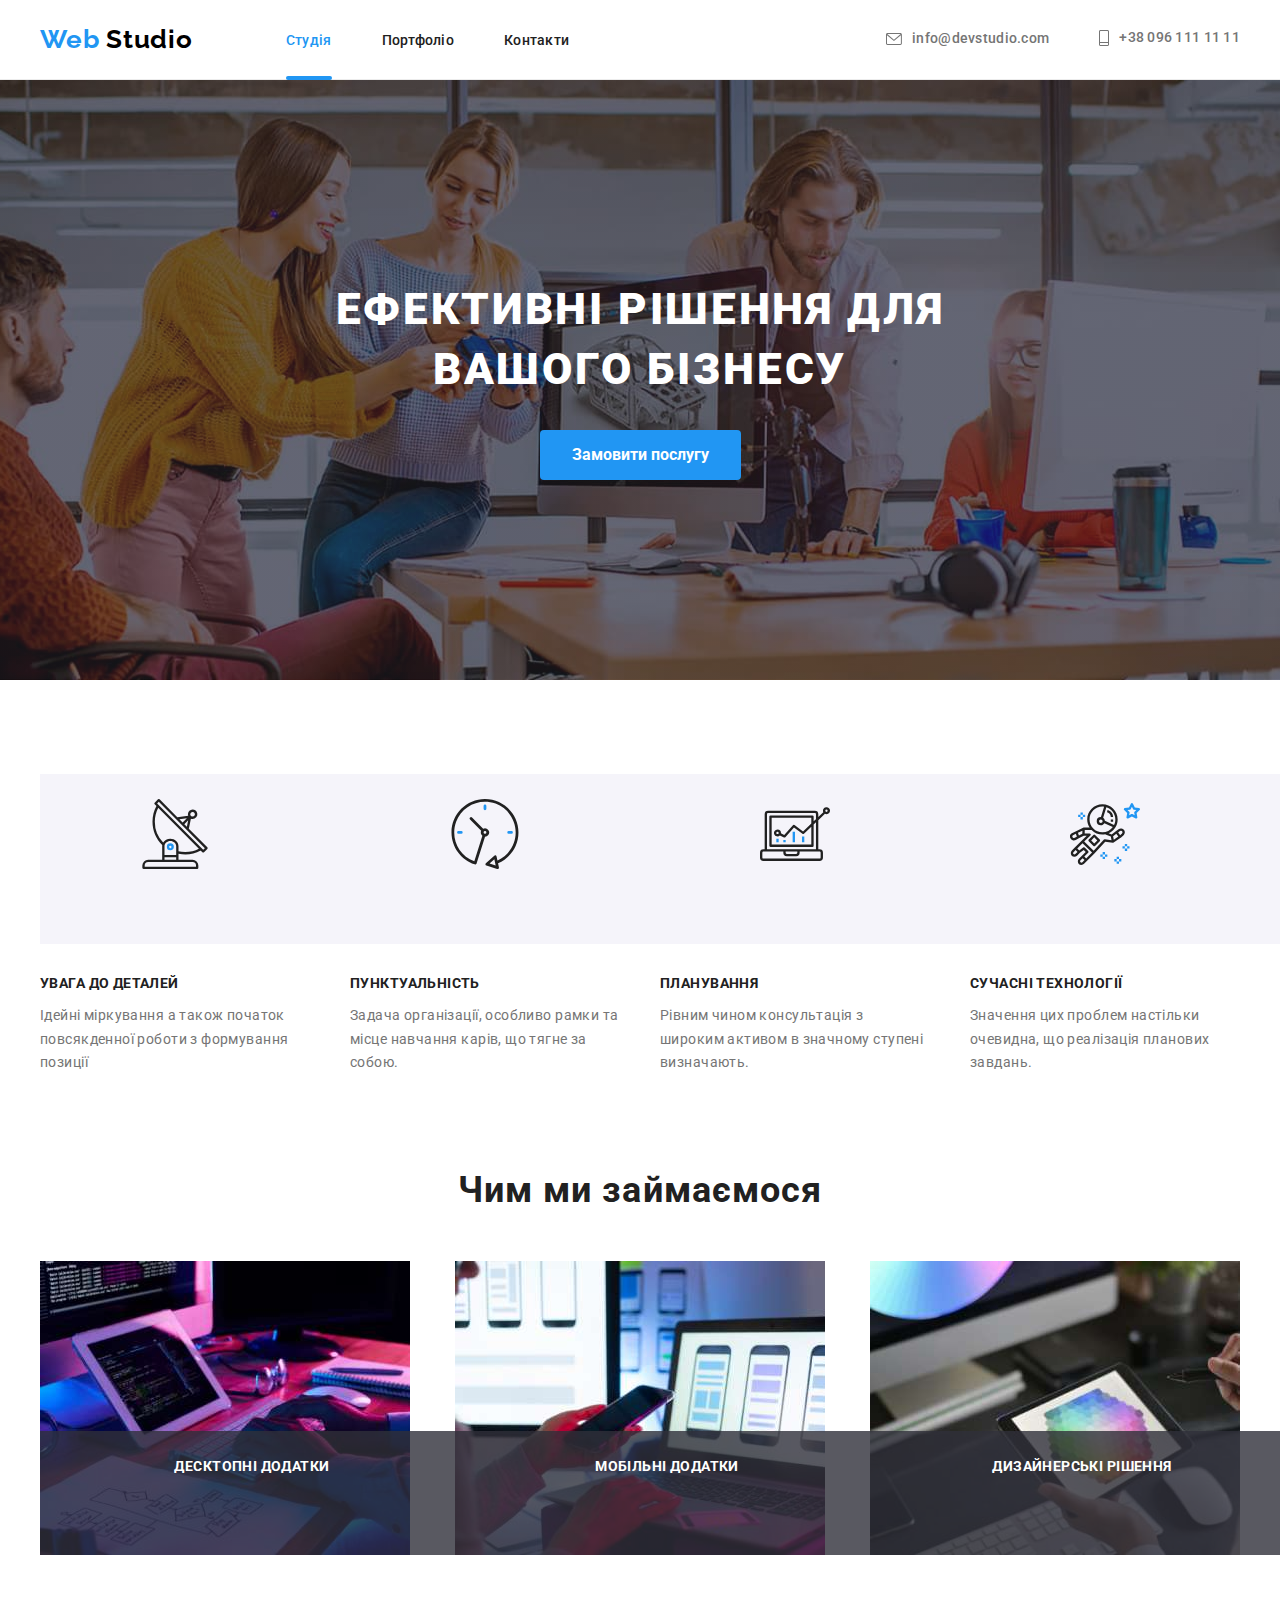
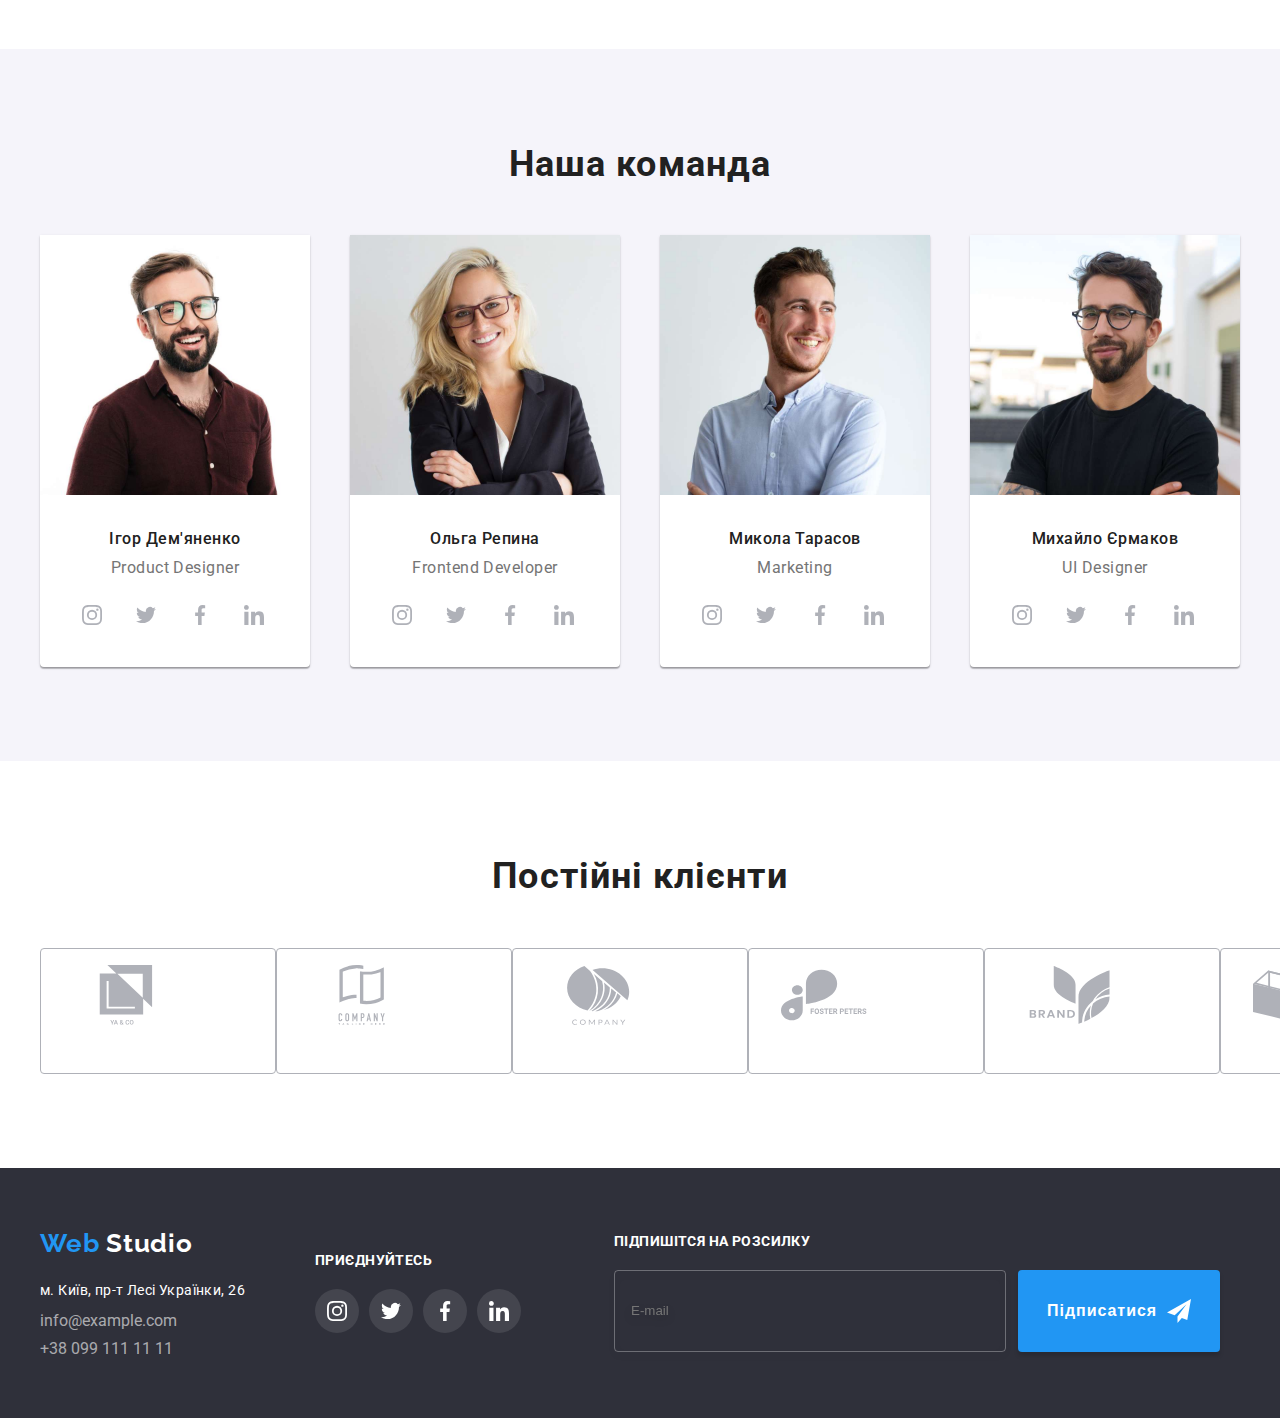
<file: index.html>
<!DOCTYPE html>
<html lang="uk">
	<head>
		<meta charset="UTF-8" />
		<meta http-equiv="X-UA-Compatible" content="IE=edge" />
		<meta name="viewport" content="width=device-width, initial-scale=1.0" />
		<title>Студія</title>
		<link rel="preconnect" href="https://fonts.googleapis.com" />
		<link rel="preconnect" href="https://fonts.gstatic.com" crossorigin />
		<link
			href="https://fonts.googleapis.com/css2?family=Raleway:wght@700&family=Roboto:wght@400;500;700;900&display=swap"
			rel="stylesheet"
		/>
		<link
			rel="stylesheet"
			href="https://cdnjs.cloudflare.com/ajax/libs/modern-normalize/1.1.0/modern-normalize.min.css"
			integrity="sha512-wpPYUAdjBVSE4KJnH1VR1HeZfpl1ub8YT/NKx4PuQ5NmX2tKuGu6U/JRp5y+Y8XG2tV+wKQpNHVUX03MfMFn9Q=="
			crossorigin="anonymous"
			referrerpolicy="no-referrer"
		/>
		<link rel="stylesheet" href="./css/main.min.css" />
	</head>

	<body>
		<header class="header-page">
			<div class="container container--header">
				<a class="container__logo container__logo--header-logo" href="./index.html">
					<span class="container--blue-text">Web</span>
					Studio
				</a>
				<nav>
					<ul class="pages">
						<li><a class="pages__header-link pages__header-link--current" href="./index.html">Студія</a></li>
						<li><a class="pages__header-link" href="./portfolio.html">Портфоліо</a></li>
						<li><a class="pages__header-link">Контакти</a></li>
					</ul>
				</nav>
				<ul class="company-contacts">
					<li>
						<a href="mailto:info@devstudio.com" class="company-contacts__contact">
							<svg class="company-contacts__icon" width="16" height="12">
								<use href="./images/svg/icons/symbol-defs.svg#envelope"></use>
							</svg>
							info@devstudio.com
						</a>
					</li>
					<li>
						<a href="tel:+380961111111" class="company-contacts__contact">
							<svg class="company-contacts__icon" width="10" height="16">
								<use href="./images/svg/icons/symbol-defs.svg#phone"></use>
							</svg>
							+38 096 111 11 11
						</a>
					</li>
				</ul>
			</div>
		</header>
		<main>
			<!-- Hero -->

			<section class="hero">
				<div class="container">
					<h1 class="container__h1">Ефективні рішення для вашого бізнесу</h1>
					<button class="container__button" type="button" data-modal-open>Замовити послугу</button>
				</div>
			</section>

			<!-- Our principle -->

			<section class="section">
				<div class="container">
					<ul class="our-principles">
						<li class="principle">
							<div class="principle__icon">
								<svg width="70" height="70">
									<use href="./images/svg/icons/symbol-defs.svg#antenna"></use>
								</svg>
							</div>
							<h3 class="principle__title">Увага до деталей</h3>
							<p class="principle__description">
								Ідейні міркування а також початок повсякденної роботи з формування позиції
							</p>
						</li>
						<li class="principle">
							<div class="principle__icon">
								<svg width="70" height="70">
									<use href="./images/svg/icons/symbol-defs.svg#clock"></use>
								</svg>
							</div>
							<h3 class="principle__title">Пунктуальність</h3>
							<p class="principle__description">
								Задача організації, особливо рамки та місце навчання карів, що тягне за собою.
							</p>
						</li>
						<li class="principle">
							<div class="principle__icon">
								<svg width="70" height="70">
									<use href="./images/svg/icons/symbol-defs.svg#diagram"></use>
								</svg>
							</div>
							<h3 class="principle__title">Планування</h3>
							<p class="principle__description">
								Рівним чином консультація з широким активом в значному ступені визначають.
							</p>
						</li>
						<li class="principle">
							<div class="principle__icon">
								<svg width="70" height="70">
									<use href="./images/svg/icons/symbol-defs.svg#astronaut"></use>
								</svg>
							</div>
							<h3 class="principle__title">Сучасні технології</h3>
							<p class="principle__description">
								Значення цих проблем настільки очевидна, що реалізація планових завдань.
							</p>
						</li>
					</ul>
				</div>
			</section>

			<!-- What we do -->

			<section class="section section--what-we-do">
				<div class="container">
					<h2 class="container__title">Чим ми займаємося</h2>
					<ul class="what-we-do">
						<li class="what-we-do__img">
							<img src="./images/koduvanya-po-algorytmu.jpg" alt="кодування по алгоритму" />
							<div class="what-we-do__overlay">
								<p class="what-we-do__title">Десктопні додатки</p>
							</div>
						</li>
						<li class="what-we-do__img">
							<img src="./images/vybir-disaynu.jpg" alt="вибір дизайну" />
							<div class="what-we-do__overlay">
								<p class="what-we-do__title">Мобільні додатки</p>
							</div>
						</li>
						<li class="what-we-do__img">
							<img src="./images/pidbir-palitry-kolyoru.jpg" alt="підбір палітри кольору" />
							<div class="what-we-do__overlay">
								<p class="what-we-do__title">Дизайнерські рішення</p>
							</div>
						</li>
					</ul>
				</div>
			</section>

			<!-- Our team -->

			<section class="section section__our-team">
				<div class="container">
					<h2 class="container__title">Наша команда</h2>
					<ul class="team">
						<li class="team-participents">
							<img src="./images/ihor-demyanenko.jpg" width="270" alt="Ігор Дем'яненко" />
							<div class="about-participant">
								<h3 class="about-participant__name">Ігор Дем'яненко</h3>
								<p class="about-participant__job" lang="en">Product Designer</p>
								<ul class="participents-contacts">
									<li>
										<a class="participents-contacts__link" href="">
											<svg class="participents-contacts__icon">
												<use href="./images/svg/icons/symbol-defs.svg#instagram"></use>
											</svg>
										</a>
									</li>
									<li>
										<a class="participents-contacts__link" href="">
											<svg class="participents-contacts__icon">
												<use href="./images/svg/icons/symbol-defs.svg#twitter"></use>
											</svg>
										</a>
									</li>
									<li>
										<a class="participents-contacts__link" href="">
											<svg class="participents-contacts__icon">
												<use href="./images/svg/icons/symbol-defs.svg#facebook"></use>
											</svg>
										</a>
									</li>
									<li>
										<a class="participents-contacts__link" href="">
											<svg class="participents-contacts__icon">
												<use href="./images/svg/icons/symbol-defs.svg#linkedin"></use>
											</svg>
										</a>
									</li>
								</ul>
							</div>
						</li>
						<li class="team-participents">
							<img src="./images/olha-repina.jpg" width="270" alt="Ольга Репіна" />
							<div class="about-participant">
								<h3 class="about-participant__name">Ольга Репина</h3>
								<p class="about-participant__job" lang="en">Frontend Developer</p>
								<ul class="participents-contacts">
									<li>
										<a class="participents-contacts__link" href="">
											<svg class="participents-contacts__icon">
												<use href="./images/svg/icons/symbol-defs.svg#instagram"></use>
											</svg>
										</a>
									</li>
									<li>
										<a class="participents-contacts__link" href="">
											<svg class="participents-contacts__icon">
												<use href="./images/svg/icons/symbol-defs.svg#twitter"></use>
											</svg>
										</a>
									</li>
									<li>
										<a class="participents-contacts__link" href="">
											<svg class="participents-contacts__icon">
												<use href="./images/svg/icons/symbol-defs.svg#facebook"></use>
											</svg>
										</a>
									</li>
									<li>
										<a class="participents-contacts__link" href="">
											<svg class="participents-contacts__icon">
												<use href="./images/svg/icons/symbol-defs.svg#linkedin"></use>
											</svg>
										</a>
									</li>
								</ul>
							</div>
						</li>
						<li class="team-participents">
							<img src="./images/mykola-tarasov.jpg" width="270" alt="Микола Тарасов" />
							<div class="about-participant">
								<h3 class="about-participant__name">Микола Тарасов</h3>
								<p class="about-participant__job" lang="en">Marketing</p>
								<ul class="participents-contacts">
									<li>
										<a class="participents-contacts__link" href="">
											<svg class="participents-contacts__icon">
												<use href="./images/svg/icons/symbol-defs.svg#instagram"></use>
											</svg>
										</a>
									</li>
									<li>
										<a class="participents-contacts__link" href="">
											<svg class="participents-contacts__icon">
												<use href="./images/svg/icons/symbol-defs.svg#twitter"></use>
											</svg>
										</a>
									</li>
									<li>
										<a class="participents-contacts__link" href="">
											<svg class="participents-contacts__icon">
												<use href="./images/svg/icons/symbol-defs.svg#facebook"></use>
											</svg>
										</a>
									</li>
									<li>
										<a class="participents-contacts__link" href="">
											<svg class="participents-contacts__icon">
												<use href="./images/svg/icons/symbol-defs.svg#linkedin"></use>
											</svg>
										</a>
									</li>
								</ul>
							</div>
						</li>
						<li class="team-participents">
							<img src="./images/myhaylo-ermakov.jpg" width="270" alt="Михайло Єрмаков" />
							<div class="about-participant">
								<h3 class="about-participant__name">Михайло Єрмаков</h3>
								<p class="about-participant__job" lang="en">UI Designer</p>
								<ul class="participents-contacts">
									<li>
										<a class="participents-contacts__link" href="">
											<svg class="participents-contacts__icon">
												<use href="./images/svg/icons/symbol-defs.svg#instagram"></use>
											</svg>
										</a>
									</li>
									<li>
										<a class="participents-contacts__link" href="">
											<svg class="participents-contacts__icon">
												<use href="./images/svg/icons/symbol-defs.svg#twitter"></use>
											</svg>
										</a>
									</li>
									<li>
										<a class="participents-contacts__link" href="">
											<svg class="participents-contacts__icon">
												<use href="./images/svg/icons/symbol-defs.svg#facebook"></use>
											</svg>
										</a>
									</li>
									<li>
										<a class="participents-contacts__link" href="">
											<svg class="participents-contacts__icon">
												<use href="./images/svg/icons/symbol-defs.svg#linkedin"></use>
											</svg>
										</a>
									</li>
								</ul>
							</div>
						</li>
					</ul>
				</div>
			</section>

			<!-- Regular clients -->

			<section class="section">
				<div class="container">
					<h2 class="container__title">Постійні клієнти</h2>
					<ul class="clients">
						<li>
							<a href="" class="clients__link">
								<svg class="clients__icon">
									<use href="./images/svg/icons/symbol-defs.svg#yaco"></use>
								</svg>
							</a>
						</li>
						<li>
							<a href="" class="clients__link">
								<svg class="clients__icon">
									<use href="./images/svg/icons/symbol-defs.svg#tagline-here"></use>
								</svg>
							</a>
						</li>
						<li>
							<a href="" class="clients__link">
								<svg class="clients__icon">
									<use href="./images/svg/icons/symbol-defs.svg#company"></use>
								</svg>
							</a>
						</li>
						<li>
							<a href="" class="clients__link">
								<svg class="clients__icon">
									<use href="./images/svg/icons/symbol-defs.svg#foster-peters"></use>
								</svg>
							</a>
						</li>
						<li>
							<a href="" class="clients__link">
								<svg class="clients__icon">
									<use href="./images/svg/icons/symbol-defs.svg#brand"></use>
								</svg>
							</a>
						</li>
						<li>
							<a href="" class="clients__link">
								<svg class="clients__icon">
									<use href="./images/svg/icons/symbol-defs.svg#tag-line"></use>
								</svg>
							</a>
						</li>
					</ul>
				</div>
			</section>

			<!-- Backdrop -->

			<div class="backdrop backdrop--is-hidden" data-modal>
				<div class="modal">
					<button class="modal__close" type="button" data-modal-close>
						<svg width="11" height="11">
							<use href="./images/svg/icons/symbol-defs.svg#close"></use>
						</svg>
					</button>
					<h4 class="modal__title">Залиште свої дані, ми вам передзвонимо</h4>
					<form class="modal-form">
						<div class="form-input">
							<label class="form-input__label" for="name">Ім'я</label>
							<input class="form-input__input" type="name" name="name" id="name" />
							<span class="modal-icon">
								<svg width="12" height="12">
									<use href="./images/svg/icons/symbol-defs.svg#silhouette"></use>
								</svg>
							</span>
						</div>
						<div class="form-input">
							<label class="form-input__label" for="tel">Телефон</label>
							<input class="form-input__input" type="tel" name="tel" id="tel" />
							<span class="modal-icon">
								<svg width="12" height="12">
									<use href="./images/svg/icons/symbol-defs.svg#handset"></use>
								</svg>
							</span>
						</div>
						<div class="form-input">
							<label class="form-input__label" for="email">Пошта</label>
							<input class="form-input__input" type="email" name="email" id="email" />
							<span class="modal-icon">
								<svg width="12" height="12">
									<use href="./images/svg/icons/symbol-defs.svg#envelope2"></use>
								</svg>
							</span>
						</div>
						<div class="form-input">
							<label class="form-input__label" for="text">Коментар</label>
							<textarea name="text" id="text" rows="7" placeholder="Введіть текст"></textarea>
						</div>
					</form>
					<div class="agreement-place">
						<label class="agree">
							<input class="checkbox" type="checkbox" name="agreement" value="" />
							<span class="checkbox-icon"></span>
							Погоджуюся з розсилкою та приймаю
							<a class="terms" href="https://www.youtube.com/watch?v=dQw4w9WgXcQ&ab_channel=RickAstley">
								Умови договору
							</a>
						</label>
					</div>
					<button class="modal-button" type="submit">Відправити</button>
				</div>
			</div>
		</main>
		<footer>
			<div class="container container--footer">
				<div>
					<a class="container__logo container__logo--footer-logo">
						<span class="container--blue-text">Web</span> Studio
					</a>
					<address>
						<p class="container__adress">м. Київ, пр-т Лесі Українки, 26</p>
						<ul class="contacts-footer">
							<li>
								<a href="mailto:info@example.com" class="contacts-footer__link">info@example.com</a>
							</li>
							<li>
								<a href="tel:+380991111111" class="contacts-footer__link">+38 099 111 11 11</a>
							</li>
						</ul>
					</address>
				</div>
				<div class="join">
					<h3 class="footer__title">Приєднуйтесь</h3>
					<ul class="participents-contacts">
						<li>
							<a class="join__link">
								<svg class="join__icon">
									<use href="./images/svg/icons/symbol-defs.svg#instagram"></use>
								</svg>
							</a>
						</li>
						<li>
							<a class="join__link">
								<svg class="join__icon">
									<use href="./images/svg/icons/symbol-defs.svg#twitter"></use>
								</svg>
							</a>
						</li>
						<li>
							<a class="join__link">
								<svg class="join__icon">
									<use href="./images/svg/icons/symbol-defs.svg#facebook"></use>
								</svg>
							</a>
						</li>
						<li>
							<a class="join__link">
								<svg class="join__icon">
									<use href="./images/svg/icons/symbol-defs.svg#linkedin"></use>
								</svg>
							</a>
						</li>
					</ul>
				</div>
				<div class="subscription">
					<h3 class="footer__title">Підпишітся на розсилку</h3>
					<div class="subscription__option">
						<input type="email" name="email" id="subscription__email" class="subscription__email"
							placeholder="E-mail" />
						<button class="subscription__button" type="submit">
							Підписатися
							<svg width="24" height="24">
								<use href="./images/svg/icons/symbol-defs.svg#paper-plane"></use>
							</svg>
						</button>
					</div>
				</div>
			</div>
		</footer>
		<script src="./js/modal.js"></script>
	</body>
</html>
</file>
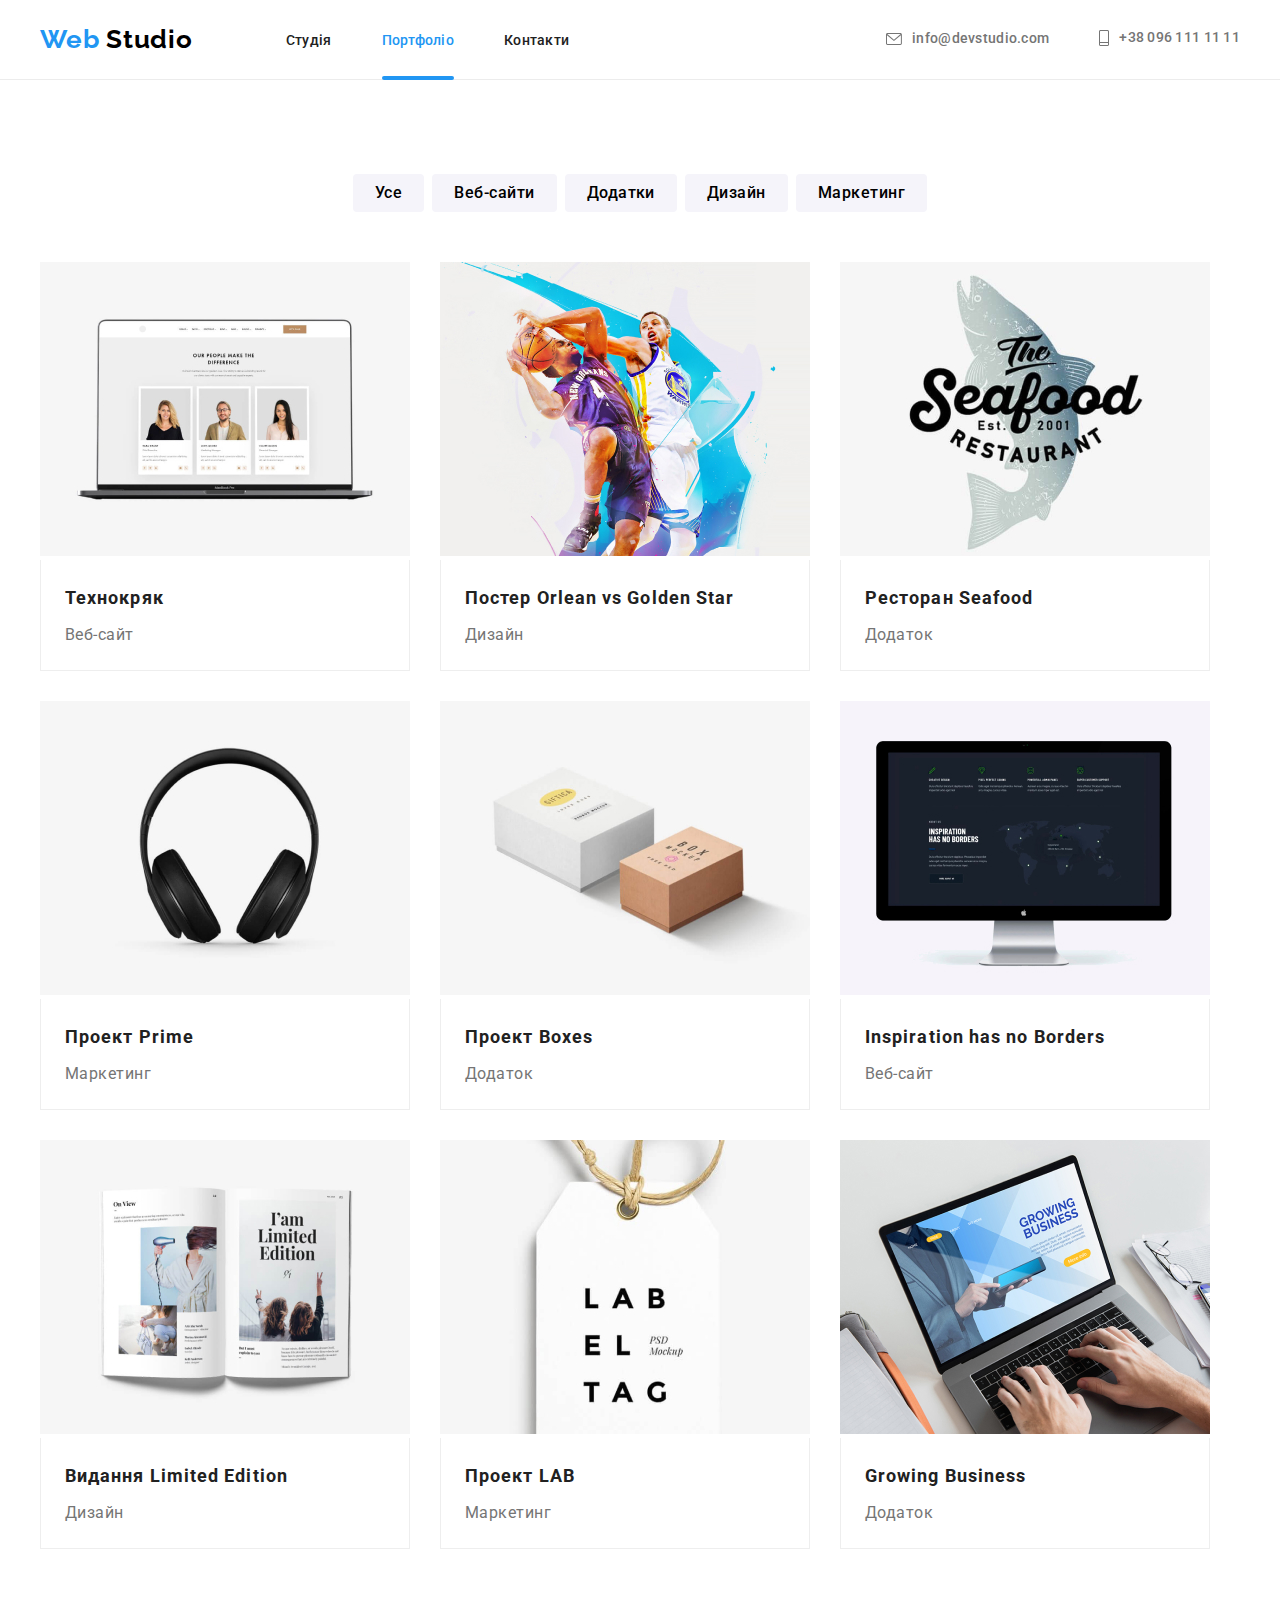
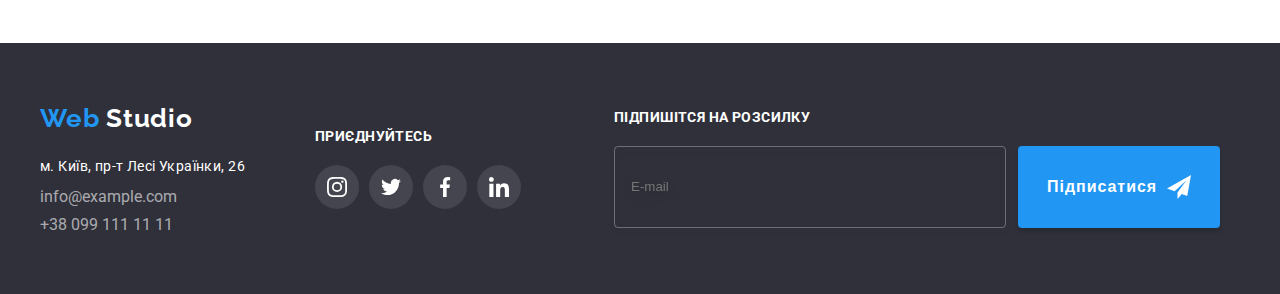
<file: portfolio.html>
<!DOCTYPE html>
<html lang="uk">
	<head>
		<meta charset="UTF-8" />
		<meta http-equiv="X-UA-Compatible" content="IE=edge" />
		<meta name="viewport" content="width=device-width, initial-scale=1.0" />
		<title>Портфоліо</title>
		<link rel="preconnect" href="https://fonts.googleapis.com" />
		<link rel="preconnect" href="https://fonts.gstatic.com" crossorigin />
		<link
			href="https://fonts.googleapis.com/css2?family=Raleway:wght@700&family=Roboto:wght@400;500;700;900&display=swap"
			rel="stylesheet"
		/>
		<link
			rel="stylesheet"
			href="https://cdnjs.cloudflare.com/ajax/libs/modern-normalize/1.1.0/modern-normalize.min.css"
			integrity="sha512-wpPYUAdjBVSE4KJnH1VR1HeZfpl1ub8YT/NKx4PuQ5NmX2tKuGu6U/JRp5y+Y8XG2tV+wKQpNHVUX03MfMFn9Q=="
			crossorigin="anonymous"
			referrerpolicy="no-referrer"
		/>
		<link rel="stylesheet" href="./css/main.min.css" />
	</head>

	<body>
		<header class="header-page">
			<div class="container container--header">
				<a class="container__logo container__logo--header-logo" href="./index.html">
					<span class="container--blue-text">Web</span>
					Studio
				</a>
				<nav>
					<ul class="pages">
						<li><a class="pages__header-link" href="./index.html">Студія</a></li>
						<li><a class="pages__header-link pages__header-link--current" href="./portfolio.html">Портфоліо</a></li>
						<li><a class="pages__header-link">Контакти</a></li>
					</ul>
				</nav>
				<ul class="company-contacts">
					<li>
						<a href="mailto:info@devstudio.com" class="company-contacts__contact">
							<svg class="company-contacts__icon" width="16" height="12">
								<use href="./images/svg/icons/symbol-defs.svg#envelope"></use>
							</svg>
							info@devstudio.com
						</a>
					</li>
					<li>
						<a href="tel:+380961111111" class="company-contacts__contact">
							<svg class="company-contacts__icon" width="10" height="16">
								<use href="./images/svg/icons/symbol-defs.svg#phone"></use>
							</svg>
							+38 096 111 11 11
						</a>
					</li>
				</ul>
			</div>
		</header>
		<main>
			<section class="section">
				<div class="container">
					<ul class="filters">
						<li><button class="filters__button">Усе</button></li>
						<li><button class="filters__button">Веб-сайти</button></li>
						<li><button class="filters__button">Додатки</button></li>
						<li><button class="filters__button">Дизайн</button></li>
						<li><button class="filters__button">Маркетинг</button></li>
					</ul>
					<ul class="projects">
						<li class="project">
							<a href="https://www.youtube.com/watch?v=dQw4w9WgXcQ&ab_channel=RickAstley" class="project__link">
								<div class="project__image">
									<img src="./images/notebook-z-resume.jpg" alt="ноутбук з резюме" />
									<div class="project__overlay">
										<p>
											Lorem ipsum dolor sit, amet consectetur adipisicing elit. Deserunt, sapiente ipsum architecto
											iusto repudiandae nemo cumque itaque cupiditate sunt impedit libero sed optio quia iure ut
											aspernatur dolores modi dolor quasi aperiam, ad ullam.
										</p>
									</div>
								</div>
								<div class="project__title">
									<h3 class="project__name">Технокряк</h3>
									<p class="project__type">Веб-сайт</p>
								</div>
							</a>
						</li>
						<li class="project">
							<a href="https://www.youtube.com/watch?v=dQw4w9WgXcQ&ab_channel=RickAstley" class="project__link">
								<div class="project__image">
									<img src="./images/dva-basketbolisty.jpg" class="project__image" alt="Два баскетболісти" />
									<div class="project__overlay">
										<p>
											Lorem ipsum dolor sit, amet consectetur adipisicing elit. Deserunt, sapiente ipsum architecto
											iusto repudiandae nemo cumque itaque cupiditate sunt impedit libero sed optio quia iure ut
											aspernatur dolores modi dolor quasi aperiam, ad ullam.
										</p>
									</div>
								</div>
								<div class="project__title">
									<h3 class="project__name">
										Постер
										<span lang="en">Orlean vs Golden Star</span>
									</h3>
									<p class="project__type">Дизайн</p>
								</div>
							</a>
						</li>
						<li class="project">
							<a href="https://www.youtube.com/watch?v=dQw4w9WgXcQ&ab_channel=RickAstley" class="project__link">
								<div class="project__image">
									<img
										src="./images/seafood-restaurant-logo.jpg"
										class="project__image"
										alt="Логотип Seafood Restaurant"
									/>
									<div class="project__overlay">
										<p>
											Lorem ipsum dolor sit, amet consectetur adipisicing elit. Deserunt, sapiente ipsum architecto
											iusto repudiandae nemo cumque itaque cupiditate sunt impedit libero sed optio quia iure ut
											aspernatur dolores modi dolor quasi aperiam, ad ullam.
										</p>
									</div>
								</div>
								<div class="project__title">
									<h3 class="project__name">
										Ресторан
										<span lang="en">Seafood</span>
									</h3>
									<p class="project__type">Додаток</p>
								</div>
							</a>
						</li>
						<li class="project">
							<a href="https://www.youtube.com/watch?v=dQw4w9WgXcQ&ab_channel=RickAstley" class="project__link">
								<div class="project__image">
									<img src="./images/headphones.jpg" class="project__image" alt="Навушники" />
									<div class="project__overlay">
										<p>
											Lorem ipsum dolor sit, amet consectetur adipisicing elit. Deserunt, sapiente ipsum architecto
											iusto repudiandae nemo cumque itaque cupiditate sunt impedit libero sed optio quia iure ut
											aspernatur dolores modi dolor quasi aperiam, ad ullam.
										</p>
									</div>
								</div>
								<div class="project__title">
									<h3 class="project__name">
										Проект
										<span lang="en">Prime</span>
									</h3>
									<p class="project__type">Маркетинг</p>
								</div>
							</a>
						</li>
						<li class="project">
							<a href="https://www.youtube.com/watch?v=dQw4w9WgXcQ&ab_channel=RickAstley" class="project__link">
								<div class="project__image">
									<img src="./images/two-boxes.jpg" class="project__image" alt="Дві коробочки" />
									<div class="project__overlay">
										<p>
											Lorem ipsum dolor sit, amet consectetur adipisicing elit. Deserunt, sapiente ipsum architecto
											iusto repudiandae nemo cumque itaque cupiditate sunt impedit libero sed optio quia iure ut
											aspernatur dolores modi dolor quasi aperiam, ad ullam.
										</p>
									</div>
								</div>
								<div class="project__title">
									<h3 class="project__name">
										Проект
										<span class="en">Boxes</span>
									</h3>
									<p class="project__type">Додаток</p>
								</div>
							</a>
						</li>
						<li class="project">
							<a href="https://www.youtube.com/watch?v=dQw4w9WgXcQ&ab_channel=RickAstley" class="project__link">
								<div class="project__image">
									<img src="./images/monitor-kompyutera.jpg" class="project__image" alt="Монітор компьютера" />
									<div class="project__overlay">
										<p>
											Lorem ipsum dolor sit, amet consectetur adipisicing elit. Deserunt, sapiente ipsum architecto
											iusto repudiandae nemo cumque itaque cupiditate sunt impedit libero sed optio quia iure ut
											aspernatur dolores modi dolor quasi aperiam, ad ullam.
										</p>
									</div>
								</div>
								<div class="project__title">
									<h3 class="project__name" lang="en">Inspiration has no Borders</h3>
									<p class="project__type">Веб-сайт</p>
								</div>
							</a>
						</li>
						<li class="project">
							<a href="https://www.youtube.com/watch?v=dQw4w9WgXcQ&ab_channel=RickAstley" class="project__link">
								<div class="project__image">
									<img src="./images/rozvorot-knygy.jpg" class="project__image" alt="Розворот книги" />
									<div class="project__overlay">
										<p>
											Lorem ipsum dolor sit, amet consectetur adipisicing elit. Deserunt, sapiente ipsum architecto
											iusto repudiandae nemo cumque itaque cupiditate sunt impedit libero sed optio quia iure ut
											aspernatur dolores modi dolor quasi aperiam, ad ullam.
										</p>
									</div>
								</div>
								<div class="project__title">
									<h3 class="project__name">
										Видання
										<span lang="en">Limited Edition</span>
									</h3>
									<p class="project__type">Дизайн</p>
								</div>
							</a>
						</li>
						<li class="project">
							<a href="https://www.youtube.com/watch?v=dQw4w9WgXcQ&ab_channel=RickAstley" class="project__link">
								<div class="project__image">
									<img src="./images/clothes-laber.jpg" class="project__image" alt="Ярлик з одягу" />
									<div class="project__overlay">
										<p>
											Lorem ipsum dolor sit, amet consectetur adipisicing elit. Deserunt, sapiente ipsum architecto
											iusto repudiandae nemo cumque itaque cupiditate sunt impedit libero sed optio quia iure ut
											aspernatur dolores modi dolor quasi aperiam, ad ullam.
										</p>
									</div>
								</div>
								<div class="project__title">
									<h3 class="project__name">
										Проект
										<span lang="en">LAB</span>
									</h3>
									<p class="project__type">Маркетинг</p>
								</div>
							</a>
						</li>
						<li class="project">
							<a href="https://www.youtube.com/watch?v=dQw4w9WgXcQ&ab_channel=RickAstley" class="project__link">
								<div class="project__image">
									<img src="./images/work-on-the-computer.jpg" class="project__image" alt="Людина працює на ноутбуці" />
									<div class="project__overlay">
										<p>
											Lorem ipsum dolor sit, amet consectetur adipisicing elit. Deserunt, sapiente ipsum architecto
											iusto repudiandae nemo cumque itaque cupiditate sunt impedit libero sed optio quia iure ut
											aspernatur dolores modi dolor quasi aperiam, ad ullam.
										</p>
									</div>
								</div>
								<div class="project__title">
									<h3 class="project__name" lang="en">Growing Business</h3>
									<p class="project__type">Додаток</p>
								</div>
							</a>
						</li>
					</ul>
				</div>
			</section>
		</main>
		<footer>
			<div class="container container--footer">
				<div>
					<a class="container__logo container__logo--footer-logo">
						<span class="container--blue-text">Web</span>
						Studio
					</a>
					<address>
						<p class="container__adress">м. Київ, пр-т Лесі Українки, 26</p>
						<ul class="contacts-footer">
							<li>
								<a href="mailto:info@example.com" class="contacts-footer__link">info@example.com</a>
							</li>
							<li>
								<a href="tel:+380991111111" class="contacts-footer__link">+38 099 111 11 11</a>
							</li>
						</ul>
					</address>
				</div>
				<div class="join">
					<h3 class="footer__title">Приєднуйтесь</h3>
					<ul class="participents-contacts">
						<li>
							<a class="join__link">
								<svg class="join__icon">
									<use href="./images/svg/icons/symbol-defs.svg#instagram"></use>
								</svg>
							</a>
						</li>
						<li>
							<a class="join__link">
								<svg class="join__icon">
									<use href="./images/svg/icons/symbol-defs.svg#twitter"></use>
								</svg>
							</a>
						</li>
						<li>
							<a class="join__link">
								<svg class="join__icon">
									<use href="./images/svg/icons/symbol-defs.svg#facebook"></use>
								</svg>
							</a>
						</li>
						<li>
							<a class="join__link">
								<svg class="join__icon">
									<use href="./images/svg/icons/symbol-defs.svg#linkedin"></use>
								</svg>
							</a>
						</li>
					</ul>
				</div>
				<div class="subscription">
					<h3 class="footer__title">Підпишітся на розсилку</h3>
					<div class="subscription__option">
						<input
							type="email"
							name="email"
							id="subscription__email"
							class="subscription__email"
							placeholder="E-mail"
						/>
						<button class="subscription__button" type="submit">
							Підписатися
							<svg width="24" height="24">
								<use href="./images/svg/icons/symbol-defs.svg#paper-plane"></use>
							</svg>
						</button>
					</div>
				</div>
			</div>
		</footer>
	</body>
</html>
</file>
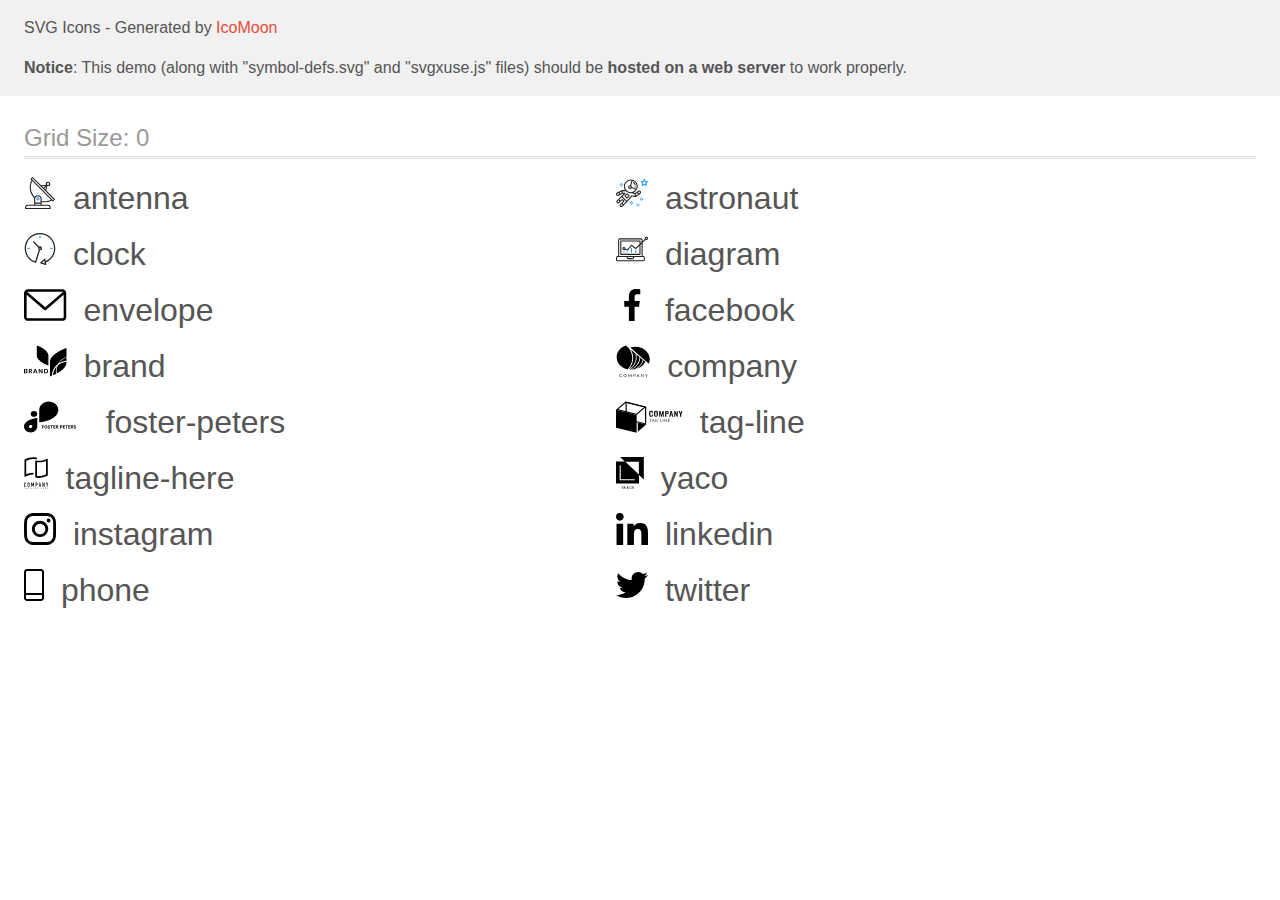
<file: images/svg/icons/demo-external-svg.html>
<!doctype html>
<html>
<head>
    <title>IcoMoon - SVG Icons</title>
    <meta charset="utf-8">
    <meta name="viewport" content="width=device-width, initial-scale=1">
    <link rel="stylesheet" href="demo-files/demo.css">
    <link rel="stylesheet" href="style.css">
</head>
<body>
<header class="bgc1 clearfix">
<div class="mhl">
    <p>SVG Icons - Generated by <a href="https://icomoon.io/app">IcoMoon</a></p><p><strong>Notice</strong>: This demo (along with "symbol-defs.svg" and "svgxuse.js" files) should be <b>hosted on a web server</b> to work properly.</p>
</div>
</header>
    <div class="clearfix mhl ptl">
        <h1 class="mvm mtn fgc1">Grid Size: 0</h1>
        <div class="glyph fs1">
            <div class="clearfix pbs">
                <svg class="icon antenna"><use xlink:href="symbol-defs.svg#antenna"></use></svg><span class="name"> antenna</span>
            </div>
        </div>
        <div class="glyph fs1">
            <div class="clearfix pbs">
                <svg class="icon astronaut"><use xlink:href="symbol-defs.svg#astronaut"></use></svg><span class="name"> astronaut</span>
            </div>
        </div>
        <div class="glyph fs1">
            <div class="clearfix pbs">
                <svg class="icon clock"><use xlink:href="symbol-defs.svg#clock"></use></svg><span class="name"> clock</span>
            </div>
        </div>
        <div class="glyph fs1">
            <div class="clearfix pbs">
                <svg class="icon diagram"><use xlink:href="symbol-defs.svg#diagram"></use></svg><span class="name"> diagram</span>
            </div>
        </div>
        <div class="glyph fs1">
            <div class="clearfix pbs">
                <svg class="icon envelope"><use xlink:href="symbol-defs.svg#envelope"></use></svg><span class="name"> envelope</span>
            </div>
        </div>
        <div class="glyph fs1">
            <div class="clearfix pbs">
                <svg class="icon facebook"><use xlink:href="symbol-defs.svg#facebook"></use></svg><span class="name"> facebook</span>
            </div>
        </div>
        <div class="glyph fs1">
            <div class="clearfix pbs">
                <svg class="icon brand"><use xlink:href="symbol-defs.svg#brand"></use></svg><span class="name"> brand</span>
            </div>
        </div>
        <div class="glyph fs1">
            <div class="clearfix pbs">
                <svg class="icon company"><use xlink:href="symbol-defs.svg#company"></use></svg><span class="name"> company</span>
            </div>
        </div>
        <div class="glyph fs1">
            <div class="clearfix pbs">
                <svg class="icon foster-peters"><use xlink:href="symbol-defs.svg#foster-peters"></use></svg><span class="name"> foster-peters</span>
            </div>
        </div>
        <div class="glyph fs1">
            <div class="clearfix pbs">
                <svg class="icon tag-line"><use xlink:href="symbol-defs.svg#tag-line"></use></svg><span class="name"> tag-line</span>
            </div>
        </div>
        <div class="glyph fs1">
            <div class="clearfix pbs">
                <svg class="icon tagline-here"><use xlink:href="symbol-defs.svg#tagline-here"></use></svg><span class="name"> tagline-here</span>
            </div>
        </div>
        <div class="glyph fs1">
            <div class="clearfix pbs">
                <svg class="icon yaco"><use xlink:href="symbol-defs.svg#yaco"></use></svg><span class="name"> yaco</span>
            </div>
        </div>
        <div class="glyph fs1">
            <div class="clearfix pbs">
                <svg class="icon instagram"><use xlink:href="symbol-defs.svg#instagram"></use></svg><span class="name"> instagram</span>
            </div>
        </div>
        <div class="glyph fs1">
            <div class="clearfix pbs">
                <svg class="icon linkedin"><use xlink:href="symbol-defs.svg#linkedin"></use></svg><span class="name"> linkedin</span>
            </div>
        </div>
        <div class="glyph fs1">
            <div class="clearfix pbs">
                <svg class="icon phone"><use xlink:href="symbol-defs.svg#phone"></use></svg><span class="name"> phone</span>
            </div>
        </div>
        <div class="glyph fs1">
            <div class="clearfix pbs">
                <svg class="icon twitter"><use xlink:href="symbol-defs.svg#twitter"></use></svg><span class="name"> twitter</span>
            </div>
        </div>
  </div>
<script defer src="svgxuse.js"></script>
</body>
</html>
</file>
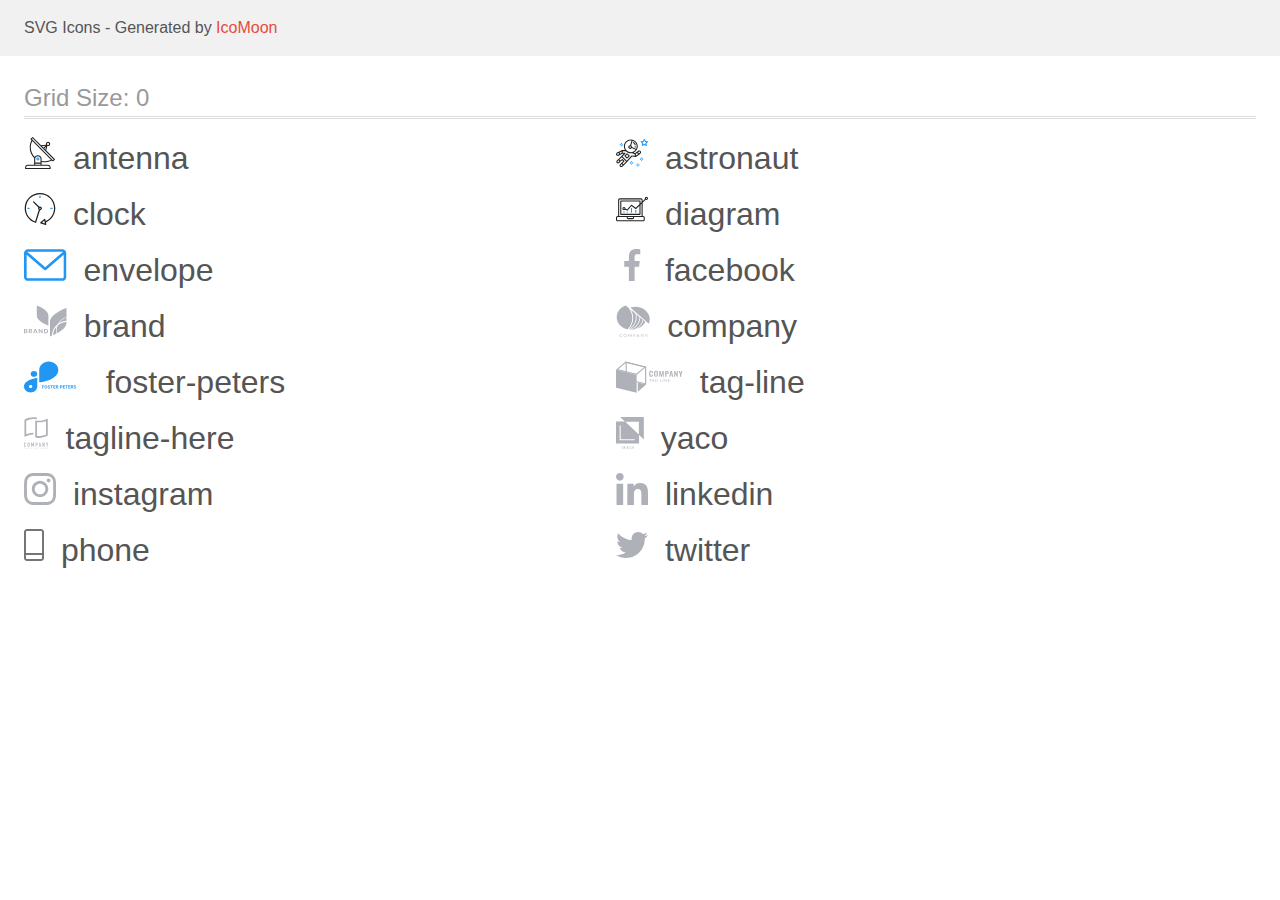
<file: images/svg/icons/demo.html>
<!doctype html>
<html>
<head>
    <title>IcoMoon - SVG Icons</title>
    <meta charset="utf-8">
    <meta name="viewport" content="width=device-width, initial-scale=1">
    <link rel="stylesheet" href="demo-files/demo.css">
    <link rel="stylesheet" href="style.css">
</head>
<body>
<svg aria-hidden="true" style="position: absolute; width: 0; height: 0; overflow: hidden;" version="1.1" xmlns="http://www.w3.org/2000/svg" xmlns:xlink="http://www.w3.org/1999/xlink">
<defs>
<symbol id="antenna" viewBox="0 0 32 32">
<path fill="#212121" style="fill: var(--color1, #212121)" d="M30.773 22.098l-8.443-8.505 0.937-4.616c0.225 0.090 0.485 0.144 0.758 0.146h0.007c0.008 0 0.017 0 0.026 0 1.192 0 2.159-0.967 2.159-2.159s-0.967-2.159-2.159-2.159c-1.192 0-2.159 0.967-2.159 2.159 0 0.259 0.046 0.508 0.13 0.739l-0.005-0.015-4.96 0.606-8.091-8.133c-0.096-0.098-0.229-0.159-0.376-0.16h-0c-0.14 0.001-0.274 0.057-0.373 0.155l-1.512 1.504c-0.096 0.097-0.156 0.23-0.156 0.377s0.060 0.281 0.156 0.377v0l0.814 0.825c-1.143 2.062-1.816 4.522-1.816 7.139 0 4.106 1.656 7.824 4.336 10.525l-0.001-0.001c0.043 0.041 0.092 0.074 0.146 0.097-0.032 0.164-0.051 0.353-0.052 0.546v6.188h-6.4c-1.472 0.001-2.666 1.194-2.667 2.666v1.067c0 0.295 0.239 0.534 0.534 0.534h24.534c0.294 0 0.533-0.239 0.533-0.534v-1.067c-0.002-1.472-1.195-2.665-2.666-2.666h-6.4v-2.742c1.003 0.21 2.024 0.317 3.049 0.32 2.58-0.003 5.005-0.663 7.117-1.822l-0.077 0.039 0.818 0.823c0.099 0.101 0.235 0.159 0.376 0.16 0.14-0.001 0.274-0.057 0.373-0.155l1.512-1.504c0.096-0.097 0.156-0.23 0.156-0.377s-0.060-0.281-0.156-0.377v0zM23.28 6.233c0.193-0.192 0.459-0.31 0.752-0.31 0.589 0 1.067 0.478 1.067 1.066s-0.477 1.066-1.067 1.066c-0 0-0 0-0 0h-0.004c-0.587-0.003-1.061-0.479-1.061-1.066 0-0.295 0.12-0.563 0.314-0.756l0-0h-0.002zM22.024 9.737l-0.598 2.946-1.175-1.183 1.774-1.763zM21.419 8.835l-1.92 1.909-1.486-1.493 3.406-0.416zM24.004 28.8c0.884 0 1.6 0.716 1.6 1.6v0 0.534h-23.466v-0.534c0-0.884 0.716-1.6 1.6-1.6v0h20.267zM16.538 26.666v1.067h-5.334v-1.067h5.334zM11.204 25.6v-4.053c0-1.294 1.196-2.346 2.667-2.346s2.667 1.053 2.667 2.346v4.053h-5.334zM17.604 23.904v-2.357c0-1.882-1.675-3.413-3.733-3.413-0.017-0-0.038-0-0.058-0-1.353 0-2.54 0.707-3.213 1.771l-0.009 0.016c-2.36-2.482-3.812-5.846-3.812-9.55 0-2.314 0.567-4.496 1.569-6.414l-0.036 0.077 18.602 18.709c-1.823 0.947-3.979 1.502-6.266 1.502-1.079 0-2.128-0.124-3.136-0.357l0.093 0.018zM28.893 23.22l-21.057-21.181 0.754-0.752 7.935 7.98c0.004 0 0.006 0.007 0.010 0.010l13.114 13.191-0.757 0.752z"></path>
<path fill="#2196f3" style="fill: var(--color2, #2196f3)" d="M13.876 20.267h-0.005c-0.001 0-0.002 0-0.002 0-0.884 0-1.6 0.716-1.6 1.6s0.715 1.599 1.597 1.6h0.005c0.001 0 0.001 0 0.002 0 0.884 0 1.6-0.716 1.6-1.6s-0.715-1.599-1.598-1.6h-0zM14.249 22.245c-0.096 0.096-0.229 0.155-0.376 0.155-0.295 0-0.534-0.239-0.534-0.534s0.238-0.533 0.532-0.533h0c0.293 0.001 0.531 0.239 0.531 0.533 0 0.148-0.060 0.282-0.157 0.378l-0 0h0.005z"></path>
</symbol>
<symbol id="astronaut" viewBox="0 0 32 32">
<path fill="#2196f3" style="fill: var(--color2, #2196f3)" d="M31.974 4.524c-0.064-0.191-0.227-0.332-0.427-0.362l-0.003-0-1.911-0.278-0.855-1.731c-0.179-0.365-0.777-0.365-0.956 0l-0.855 1.731-1.911 0.278c-0.26 0.039-0.457 0.26-0.457 0.528 0 0.15 0.062 0.285 0.161 0.382l1.383 1.348-0.326 1.903c-0.034 0.2 0.048 0.402 0.212 0.522 0.166 0.12 0.383 0.135 0.562 0.040l1.709-0.899 1.709 0.899c0.072 0.038 0.157 0.061 0.247 0.061 0.295 0 0.534-0.239 0.534-0.534 0-0.031-0.003-0.062-0.008-0.092l0 0.003-0.326-1.903 1.383-1.348c0.099-0.097 0.161-0.233 0.161-0.382 0-0.059-0.009-0.115-0.027-0.168l0.001 0.004zM29.511 5.851c-0.126 0.122-0.183 0.299-0.153 0.472l0.191 1.114-1-0.526c-0.072-0.039-0.158-0.062-0.249-0.062s-0.177 0.023-0.252 0.063l0.003-0.001-1 0.526 0.191-1.114c0.005-0.027 0.008-0.059 0.008-0.091 0-0.149-0.061-0.285-0.16-0.381l-0-0-0.811-0.79 1.119-0.162c0.174-0.025 0.324-0.134 0.402-0.292l0.5-1.013 0.5 1.013c0.078 0.158 0.228 0.267 0.402 0.292l1.119 0.162-0.809 0.79zM26.134 20.522h-1.067v1.067h1.067v-1.067zM26.134 22.656h-1.067v1.066h1.067v-1.066zM27.2 21.589h-1.067v1.067h1.067v-1.067zM25.067 21.589h-1.067v1.067h1.067v-1.067zM22.4 26.389h-1.067v1.067h1.067v-1.067zM22.4 28.523h-1.067v1.067h1.067v-1.067zM23.467 27.456h-1.067v1.067h1.067v-1.067zM21.334 27.456h-1.067v1.067h1.067v-1.067zM16 24.256h-1.066v1.067h1.066v-1.067zM16 26.389h-1.066v1.067h1.066v-1.067zM17.067 25.322h-1.067v1.067h1.067v-1.067zM14.934 25.322h-1.067v1.067h1.067v-1.067zM5.867 6.122h-1.066v1.066h1.066v-1.066zM5.867 8.256h-1.066v1.066h1.066v-1.066zM6.933 7.189h-1.067v1.067h1.066v-1.067zM4.8 7.189h-1.067v1.067h1.067v-1.067z"></path>
<path fill="#212121" style="fill: var(--color1, #212121)" d="M24.715 14.16c-0.28-0.376-0.698-0.636-1.179-0.703l-0.009-0.001c-0.076-0.012-0.164-0.018-0.254-0.018-0.411 0-0.789 0.139-1.090 0.373l0.004-0.003-1.253 0.96-1.898 1.417-1.358-0.541c2.421-1.086 4.113-3.508 4.113-6.32 0-3.823-3.122-6.934-6.961-6.934s-6.961 3.11-6.961 6.934c0 1.386 0.415 2.674 1.12 3.759l-2.768-0.024c-0.009 0-0.016 0.005-0.023 0.005-0.057 0.003-0.11 0.014-0.159 0.033l0.004-0.001c-0.013 0.005-0.026 0.007-0.038 0.013-0.006 0.003-0.013 0.003-0.019 0.006l-3.233 1.596c-0 0-0.001 0-0.001 0.001l-1.893 0.91c-0.024 0.011-0.045 0.023-0.065 0.036l0.001-0.001c-0.482 0.324-0.795 0.867-0.795 1.483 0 0.297 0.073 0.577 0.201 0.823l-0.005-0.010c0.22 0.424 0.592 0.742 1.043 0.885l0.013 0.003c0.161 0.053 0.345 0.083 0.537 0.083 0.308 0 0.598-0.078 0.851-0.216l-0.009 0.005 1.388-0.738 2.264-1.169 1.357-0.008-5.442 5.415c0 0.001-0.001 0.001-0.001 0.001l-1.339 1.333c-0.303 0.299-0.491 0.714-0.491 1.173 0 0.002 0 0.003 0 0.005v-0c0.002 0.919 0.748 1.664 1.667 1.664 0.001 0 0.002 0 0.002 0h-0c0.428 0 0.854-0.162 1.18-0.485l1.314-1.309 1.741-1.3 0.901 0.897-3.102 3.088c-0.303 0.299-0.491 0.714-0.491 1.173 0 0.001 0 0.003 0 0.004v-0c0 0.445 0.174 0.864 0.49 1.179 0.302 0.3 0.717 0.485 1.176 0.485 0.001 0 0.002 0 0.003 0h-0c0.427 0 0.855-0.162 1.18-0.485l4.488-4.472c0.007-0.006 0.016-0.009 0.022-0.016l5.166-5.658 3.471 0.494c0.025 0.004 0.050 0.006 0.075 0.006 0.064 0 0.127-0.016 0.187-0.038 0.017-0.006 0.032-0.015 0.049-0.023 0.019-0.010 0.039-0.015 0.058-0.027l3.213-2.133c0.012-0.008 0.018-0.021 0.029-0.030 0.013-0.010 0.029-0.014 0.041-0.026l1.271-1.191c0.348-0.326 0.564-0.787 0.564-1.3 0-0.4-0.132-0.769-0.355-1.066l0.003 0.005zM2.13 17.77c-0.098 0.054-0.215 0.086-0.34 0.086-0.078 0-0.153-0.013-0.224-0.036l0.005 0.001c-0.294-0.093-0.504-0.364-0.504-0.683 0-0.235 0.114-0.444 0.289-0.575l0.002-0.001 1.314-0.632 0.316 0.924 0.133 0.389-0.992 0.527zM5.627 15.942l-1.548 0.8-0.255-0.746-0.184-0.537 2.027-1.001-0.040 1.484zM20.727 9.322c0 0.918-0.219 1.785-0.599 2.56l-4.181-1.899c-0.044-0.575-0.342-1.072-0.782-1.384l-0.006-0.004 1.464-4.861c2.377 0.757 4.104 2.975 4.104 5.588zM8.938 9.322c0-3.235 2.644-5.867 5.894-5.867 0.253 0 0.5 0.022 0.745 0.053l-1.432 4.753c-0.019 0-0.037-0.006-0.057-0.006-0 0-0.001 0-0.001 0-1.032 0-1.869 0.835-1.872 1.867v0c0.003 1.031 0.84 1.867 1.872 1.867 0 0 0 0 0.001 0h-0c0.695 0 1.295-0.383 1.618-0.944l3.863 1.755c-1.075 1.447-2.795 2.39-4.737 2.39-3.25 0-5.894-2.632-5.894-5.867zM14.895 10.122c0 0.441-0.362 0.8-0.806 0.8-0 0-0.001 0-0.001 0-0.443 0-0.802-0.358-0.804-0.8v-0c0-0.441 0.361-0.8 0.806-0.8s0.806 0.359 0.806 0.8zM2.464 25.146c-0.11 0.109-0.261 0.176-0.428 0.176s-0.317-0.067-0.427-0.175l0 0c-0.109-0.108-0.176-0.257-0.176-0.422s0.067-0.314 0.176-0.422l0-0 0.962-0.959 0.852 0.848-0.959 0.954zM5.678 28.88c-0.11 0.109-0.261 0.176-0.428 0.176s-0.317-0.067-0.427-0.175l0 0c-0.109-0.108-0.176-0.257-0.176-0.422s0.067-0.314 0.176-0.422l0-0 0.963-0.959 0.852 0.848-0.96 0.955zM9.16 25.411l-0.001 0.001-1.765 1.76-0.852-0.848 1.765-1.757c0.040-0.040 0.065-0.088 0.090-0.136 0.007-0.014 0.020-0.026 0.026-0.040 0.016-0.041 0.019-0.085 0.026-0.128 0.003-0.025 0.014-0.048 0.014-0.073 0-0.035-0.013-0.070-0.020-0.105-0.006-0.032-0.006-0.064-0.019-0.096-0.025-0.053-0.055-0.098-0.092-0.138l0 0c-0.010-0.012-0.014-0.026-0.025-0.038h-0.001s0-0.001-0.001-0.002l-1.607-1.6c-0.017-0.017-0.039-0.024-0.058-0.038-0.025-0.021-0.054-0.040-0.084-0.056l-0.003-0.001c-0.026-0.012-0.058-0.023-0.090-0.031l-0.003-0.001c-0.030-0.009-0.065-0.017-0.101-0.020l-0.002-0c-0.007-0-0.015-0-0.023-0-0.026 0-0.051 0.002-0.075 0.005l0.003-0c-0.036 0.005-0.069 0.009-0.104 0.021s-0.064 0.027-0.094 0.045c-0.020 0.011-0.043 0.015-0.061 0.029l-1.774 1.324-0.901-0.897 2.399-2.386 4.36 4.289-0.928 0.919zM15.979 18.394c-0.016-0.002-0.030 0.004-0.046 0.003-0.008-0-0.017-0.001-0.027-0.001-0.031 0-0.062 0.003-0.092 0.008l0.003-0c-0.070 0.011-0.132 0.035-0.187 0.070l0.002-0.001c-0.030 0.018-0.057 0.037-0.083 0.061-0.013 0.011-0.028 0.016-0.040 0.029l-4.698 5.146-4.328-4.256 2.833-2.818c0.096-0.097 0.156-0.23 0.156-0.377 0-0.295-0.239-0.534-0.534-0.534-0.001 0-0.001 0-0.002 0h0l-2.219 0.013 0.028-1.607 3.104 0.027c1.264 1.297 3.027 2.101 4.978 2.101 0.001 0 0.002 0 0.003 0h-0c0.438 0 0.864-0.046 1.28-0.122 0.040 0.032 0.080 0.064 0.129 0.085l2.41 0.96 0.152 0.758 0.178 0.886-3.003-0.427zM20.020 18.572l-0.313-1.558 1.446-1.080 0.946 1.257-2.080 1.381zM23.773 15.741l-0.837 0.785-0.931-1.236 0.831-0.637c0.155-0.119 0.351-0.168 0.543-0.143 0.193 0.027 0.364 0.128 0.48 0.284 0.088 0.117 0.141 0.265 0.141 0.426 0 0.206-0.087 0.391-0.226 0.521l-0 0z"></path>
<path fill="#212121" style="fill: var(--color1, #212121)" d="M13.602 18.544l-2.143-2.134c-0.096-0.096-0.229-0.155-0.376-0.155s-0.28 0.059-0.376 0.155l-2.143 2.133c-0.097 0.097-0.156 0.23-0.156 0.378s0.060 0.281 0.156 0.378l-0-0 2.142 2.134c0.096 0.096 0.229 0.156 0.376 0.156s0.28-0.059 0.376-0.156v0l2.143-2.134c0.097-0.097 0.157-0.23 0.157-0.378s-0.060-0.281-0.157-0.378l-0-0zM11.083 20.303l-1.387-1.381 1.386-1.381 1.387 1.381-1.387 1.381zM17.164 5.071l-0.258 1.036c0.071 0.018 1.738 0.452 1.738 2.149h1.067c0-2.017-1.666-2.965-2.547-3.184zM19.711 9.322h-1.067v1.066h1.067v-1.066z"></path>
</symbol>
<symbol id="clock" viewBox="0 0 32 32">
<path fill="#212121" style="fill: var(--color1, #212121)" d="M31.296 15.301c-0.001-8.452-6.855-15.303-15.308-15.301s-15.303 6.855-15.301 15.308c0.002 6.788 4.422 12.543 10.541 14.545l0.108 0.031c0.061 0.019 0.123 0.029 0.187 0.029 0.12 0 0.238-0.032 0.342-0.094 0.135-0.080 0.236-0.207 0.283-0.357l3.865-12.25c1.054-0.004 1.906-0.859 1.906-1.913 0-1.056-0.856-1.913-1.913-1.913-0.303 0-0.59 0.071-0.845 0.196l0.011-0.005-5.106-5.107c-0.114-0.11-0.271-0.179-0.443-0.179-0.352 0-0.638 0.286-0.638 0.638 0 0.172 0.068 0.328 0.179 0.443l-0-0 5.103 5.109c-0.121 0.241-0.191 0.525-0.191 0.826 0 0.602 0.283 1.137 0.723 1.48l0.004 0.003-3.682 11.673c-7.278-2.681-11.004-10.754-8.324-18.032s10.754-11.004 18.032-8.323c7.278 2.681 11.004 10.754 8.323 18.032-1.345 3.581-4.003 6.406-7.374 7.938l-0.088 0.036-0.398-1.874c-0.063-0.291-0.318-0.506-0.624-0.506-0.164 0-0.313 0.062-0.426 0.163l0.001-0.001-3.837 3.426c-0.132 0.117-0.214 0.287-0.214 0.477 0 0.283 0.185 0.524 0.441 0.606l0.005 0.001 4.899 1.563c0.058 0.020 0.126 0.031 0.196 0.031 0.352 0 0.637-0.285 0.637-0.637 0-0.047-0.005-0.093-0.015-0.138l0.001 0.004-0.391-1.839c5.528-2.374 9.329-7.772 9.329-14.057 0-0.011 0-0.023-0-0.034v0.002zM15.992 14.664c0.352 0 0.638 0.286 0.638 0.638s-0.285 0.638-0.638 0.638v0c-0.352 0-0.638-0.286-0.638-0.638s0.286-0.638 0.638-0.638v0zM18.092 29.528l2.184-1.948 0.603 2.84-2.787-0.892z"></path>
<path fill="#2196f3" style="fill: var(--color2, #2196f3)" d="M15.354 3.185v1.275c0 0.352 0.286 0.638 0.638 0.638s0.638-0.285 0.638-0.638v0-1.275c0-0.352-0.285-0.638-0.638-0.638s-0.638 0.285-0.638 0.638v0zM3.876 14.664c-0.352 0-0.638 0.286-0.638 0.638s0.285 0.638 0.638 0.638h1.275c0.352 0 0.638-0.286 0.638-0.638s-0.285-0.638-0.638-0.638h-1.275zM28.108 15.939c0.352 0 0.638-0.286 0.638-0.638s-0.285-0.638-0.638-0.638h-1.275c-0.352 0-0.638 0.286-0.638 0.638s0.285 0.638 0.638 0.638h1.275z"></path>
</symbol>
<symbol id="diagram" viewBox="0 0 32 32">
<path fill="#2196f3" style="fill: var(--color2, #2196f3)" d="M14.926 14.965h1.066v4.798h-1.066v-4.798zM19.19 17.097h1.066v2.665h-1.066v-2.665zM10.661 18.696h1.066v1.066h-1.066v-1.066zM7.463 18.163h1.066v1.599h-1.066v-1.599z"></path>
<path fill="#212121" style="fill: var(--color1, #212121)" d="M1.599 28.291h25.586c0 0 0 0 0 0 0.883 0 1.599-0.716 1.599-1.599v0-2.132c0-0.883-0.716-1.599-1.599-1.599v0h-0.533v-13.294l3.028-2.868c0.207 0.104 0.452 0.166 0.711 0.166 0.888 0 1.608-0.72 1.608-1.608s-0.72-1.608-1.608-1.608c-0.888 0-1.608 0.72-1.608 1.608 0 0.247 0.056 0.481 0.155 0.69l-0.004-0.010-2.281 2.162v-1.23c0-0.883-0.716-1.599-1.599-1.599v0h-21.323c-0.883 0-1.599 0.716-1.599 1.599v0 15.992h-0.533c-0.883 0-1.599 0.716-1.599 1.599v0 2.132c0 0.883 0.716 1.599 1.599 1.599v0zM30.384 4.837c0.294 0 0.533 0.239 0.533 0.533s-0.239 0.533-0.533 0.533v0c-0.294 0-0.533-0.239-0.533-0.533s0.239-0.533 0.533-0.533v0zM3.198 6.969c0-0.294 0.239-0.533 0.533-0.533h21.323c0.294 0 0.533 0.239 0.533 0.533v2.239l-1.066 1.013v-2.185c0-0.295-0.239-0.534-0.534-0.534h-19.189c-0.294 0-0.534 0.239-0.534 0.533v13.327c0 0.294 0.239 0.533 0.534 0.533h19.189c0.295 0 0.534-0.239 0.534-0.533v-9.675l1.066-1.010v12.283h-22.389v-15.991zM7.996 13.899c-0.001 0-0.003 0-0.005 0-0.883 0-1.599 0.716-1.599 1.599s0.716 1.599 1.599 1.599c0.432 0 0.824-0.172 1.112-0.45l-0 0 1.853 0.93c0.215 0.107 0.476 0.057 0.636-0.122l3.939-4.432 3.872 2.902c0.208 0.155 0.498 0.139 0.686-0.039l3.365-3.188v8.131h-18.123v-12.261h18.123v2.661l-3.771 3.572-3.904-2.927c-0.088-0.067-0.2-0.107-0.32-0.107-0.158 0-0.3 0.069-0.398 0.178l-0 0.001-3.993 4.493-1.493-0.746c0.011-0.064 0.017-0.128 0.020-0.193 0-0.883-0.716-1.599-1.599-1.599v0zM8.529 15.498c0 0.294-0.239 0.533-0.533 0.533s-0.533-0.239-0.533-0.533v0c0-0.294 0.239-0.533 0.533-0.533s0.533 0.239 0.533 0.533v0zM11.727 24.026h5.33v0.533c0 0.294-0.238 0.533-0.533 0.533h-4.265c-0.294 0-0.533-0.239-0.533-0.533v0-0.533zM1.067 24.56c0-0.294 0.238-0.533 0.533-0.533h9.062v0.533c0 0.883 0.716 1.599 1.599 1.599v0h4.265c0.883 0 1.599-0.716 1.599-1.599v0-0.533h9.062c0.294 0 0.533 0.239 0.533 0.533v2.132c0 0.294-0.239 0.533-0.533 0.533h-25.586c-0 0-0 0-0 0-0.294 0-0.533-0.239-0.533-0.533 0 0 0 0 0 0v0-2.132z"></path>
</symbol>
<symbol id="envelope" viewBox="0 0 43 32">
<path fill="#2196f3" style="fill: var(--color2, #2196f3)" d="M38.667 0h-34.667c-2.205 0-4 1.795-4 4v24c0 2.205 1.795 4 4 4h34.667c2.205 0 4-1.795 4-4v-24c0-2.205-1.795-4-4-4zM38.667 2.667c0.181 0 0.355 0.037 0.512 0.104l-17.845 15.467-17.845-15.467c0.151-0.065 0.327-0.104 0.512-0.104h34.667zM38.667 29.333h-34.667c-0.736 0-1.333-0.597-1.333-1.333v0-22.413l17.792 15.421c0.233 0.203 0.539 0.327 0.875 0.327s0.642-0.124 0.876-0.328l-0.002 0.001 17.792-15.421v22.413c0 0.736-0.597 1.333-1.333 1.333v0z"></path>
</symbol>
<symbol id="facebook" viewBox="0 0 32 32">
<path fill="#afb1b8" style="fill: var(--color3, #afb1b8)" d="M21.328 5.312h2.923v-5.088c-1.232-0.143-2.66-0.224-4.108-0.224-0.052 0-0.104 0-0.156 0l0.008-0c-4.213 0-7.099 2.65-7.099 7.52v4.48h-4.646v5.688h4.646v14.312h5.699v-14.31h4.459l0.707-5.688h-5.168v-3.922c0-1.643 0.443-2.768 2.734-2.768z"></path>
</symbol>
<symbol id="brand" viewBox="0 0 43 32">
<path fill="#afb1b8" style="fill: var(--color3, #afb1b8)" d="M3.239 26.373c0.166 0.188 0.254 0.424 0.25 0.665 0.001 0.015 0.001 0.033 0.001 0.050 0 0.149-0.033 0.29-0.093 0.416l0.003-0.006c-0.072 0.152-0.172 0.279-0.296 0.378l-0.002 0.002c-0.282 0.194-0.631 0.31-1.007 0.31-0.041 0-0.082-0.001-0.123-0.004l0.006 0h-1.977v-4.214h1.936c0.034-0.002 0.074-0.004 0.115-0.004 0.356 0 0.688 0.106 0.965 0.287l-0.007-0.004c0.125 0.097 0.225 0.218 0.289 0.354 0.065 0.138 0.095 0.286 0.086 0.436 0.011 0.232-0.068 0.461-0.225 0.644-0.15 0.168-0.358 0.283-0.59 0.33 0.262 0.044 0.499 0.172 0.667 0.361zM0.92 25.737h0.828c0.188 0.012 0.374-0.037 0.526-0.14 0.060-0.050 0.108-0.113 0.14-0.184l0.001-0.003c0.024-0.054 0.038-0.118 0.038-0.185 0-0.014-0.001-0.028-0.002-0.042l0 0.002c0.001-0.011 0.001-0.023 0.001-0.035 0-0.068-0.014-0.133-0.040-0.192l0.001 0.003c-0.033-0.075-0.079-0.137-0.138-0.187l-0.001-0.001c-0.134-0.091-0.298-0.145-0.476-0.145-0.023 0-0.046 0.001-0.069 0.003l0.003-0h-0.815v1.106zM2.355 27.353c0.065-0.051 0.116-0.116 0.151-0.19l0.001-0.003c0.028-0.059 0.044-0.128 0.044-0.202 0-0.012-0-0.023-0.001-0.035l0 0.002c0.001-0.009 0.001-0.020 0.001-0.031 0-0.075-0.017-0.147-0.047-0.21l0.001 0.003c-0.037-0.078-0.090-0.143-0.154-0.193l-0.001-0.001c-0.142-0.097-0.318-0.154-0.507-0.154-0.019 0-0.039 0.001-0.058 0.002l0.003-0h-0.868v1.16h0.88c0.197 0.010 0.394-0.041 0.556-0.146zM7.197 28.185l-1.076-1.648h-0.405v1.648h-0.927v-4.215h1.755c0.037-0.003 0.081-0.004 0.125-0.004 0.413 0 0.794 0.136 1.1 0.366l-0.005-0.003c0.245 0.229 0.394 0.53 0.417 0.85 0.002 0.026 0.003 0.057 0.003 0.088 0 0.307-0.109 0.589-0.291 0.808l0.002-0.002c-0.218 0.224-0.506 0.378-0.829 0.427l-0.008 0.001 1.147 1.684h-1.008zM5.715 25.963h0.758c0.526 0 0.79-0.212 0.79-0.638 0.001-0.010 0.001-0.022 0.001-0.034 0-0.080-0.016-0.156-0.045-0.225l0.001 0.004c-0.036-0.086-0.087-0.159-0.15-0.218l-0-0c-0.144-0.109-0.326-0.174-0.523-0.174-0.026 0-0.051 0.001-0.077 0.003l0.003-0h-0.767l0.009 1.283zM12.262 27.336h-1.846l-0.326 0.849h-0.972l1.695-4.168h1.051l1.689 4.168h-0.971l-0.319-0.848zM12.015 26.698l-0.675-1.779-0.675 1.779h1.349zM18.602 28.185h-0.919l-2.063-2.866v2.866h-0.918v-4.216h0.918l2.063 2.883v-2.883h0.919v4.216zM23.852 27.176c-0.191 0.318-0.48 0.577-0.833 0.744-0.358 0.168-0.777 0.267-1.219 0.267-0.026 0-0.053-0-0.079-0.001l0.004 0h-1.637v-4.215h1.637c0.023-0.001 0.050-0.001 0.077-0.001 0.441 0 0.859 0.096 1.235 0.267l-0.019-0.008c0.352 0.163 0.642 0.419 0.832 0.735 0.189 0.343 0.288 0.722 0.288 1.106s-0.099 0.763-0.288 1.106zM22.8 27.075c0.25-0.261 0.404-0.616 0.406-1.006v-0c0-0.369-0.144-0.726-0.406-1.006-0.285-0.226-0.65-0.362-1.047-0.362-0.037 0-0.074 0.001-0.11 0.004l0.005-0h-0.639v2.729h0.639c0.032 0.002 0.069 0.003 0.106 0.003 0.396 0 0.761-0.136 1.050-0.364l-0.004 0.003zM12.838 0.522s11.873 4.104 11.621 10.043v10.045s-11.864-4.106-11.617-10.045l-0.004-10.043zM35.037 18.259c2.243-1.413 4.836-2.288 7.544-2.545v-3.146c-3.12 1.102-5.767 3.098-7.544 5.691z"></path>
<path fill="#afb1b8" style="fill: var(--color3, #afb1b8)" d="M33.69 19.207c1.835-3.384 5.017-5.995 8.891-7.297v-9.061s-16.909 5.846-16.552 14.304v14.302s0.754-0.261 1.939-0.752c0-0.457 0-0.918 0.054-1.382 0.349-3.926 2.388-7.564 5.667-10.115z"></path>
<path fill="#afb1b8" style="fill: var(--color3, #afb1b8)" d="M32.082 24.52c0.089-0.992 0.287-1.973 0.592-2.928-2.043 2.203-3.279 4.936-3.536 7.816-0.025 0.272-0.039 0.543-0.045 0.824 1.41-0.617 2.478-1.142 3.524-1.703l-0.273 0.133c-0.3-1.362-0.388-2.757-0.263-4.142zM32.754 24.571c-0.033 0.348-0.052 0.752-0.052 1.161 0 0.917 0.095 1.811 0.276 2.674l-0.015-0.084c4.62-2.531 9.811-6.442 9.61-11.168v-0.412c-3.301 0.338-6.388 1.659-8.79 3.76-0.53 1.19-0.895 2.571-1.026 4.019l-0.004 0.051z"></path>
</symbol>
<symbol id="company" viewBox="0 0 34 32">
<path fill="#afb1b8" style="fill: var(--color3, #afb1b8)" d="M5.643 31.315c0.012 0 0.024 0.003 0.035 0.008s0.021 0.011 0.030 0.018l-0-0 0.166 0.158c-0.13 0.129-0.289 0.232-0.468 0.302-0.184 0.069-0.397 0.109-0.62 0.109-0.015 0-0.030-0-0.045-0.001l0.002 0c-0.213 0.004-0.425-0.030-0.622-0.101-0.182-0.066-0.338-0.163-0.47-0.286l0.001 0.001c-0.128-0.121-0.231-0.268-0.301-0.432l-0.003-0.008c-0.067-0.162-0.106-0.35-0.106-0.548 0-0.006 0-0.012 0-0.018v0.001c-0-0.009-0-0.019-0-0.029 0-0.388 0.168-0.737 0.436-0.977l0.001-0.001c0.142-0.124 0.312-0.222 0.498-0.287 0.205-0.069 0.423-0.103 0.642-0.101 0.012-0 0.026-0 0.040-0 0.199 0 0.39 0.034 0.568 0.096l-0.012-0.004c0.165 0.062 0.316 0.149 0.447 0.255l-0.139 0.169c-0.010 0.012-0.022 0.022-0.035 0.030l-0.001 0c-0.014 0.008-0.031 0.013-0.048 0.013-0.003 0-0.005-0-0.008-0l0 0c-0.023-0.001-0.043-0.007-0.062-0.018l0.001 0-0.074-0.046-0.104-0.058c-0.095-0.046-0.205-0.081-0.321-0.1l-0.007-0.001c-0.069-0.012-0.149-0.018-0.23-0.018-0.006 0-0.013 0-0.019 0h0.001c-0.005-0-0.010-0-0.015-0-0.16 0-0.313 0.028-0.455 0.079l0.009-0.003c-0.14 0.049-0.26 0.122-0.363 0.214l0.001-0.001c-0.104 0.098-0.183 0.213-0.235 0.339-0.054 0.128-0.085 0.276-0.085 0.432 0 0.006 0 0.011 0 0.017v-0.001c-0 0.006-0 0.012-0 0.019 0 0.157 0.031 0.307 0.088 0.444l-0.003-0.008c0.051 0.125 0.13 0.239 0.231 0.338 0.095 0.091 0.213 0.164 0.345 0.21 0.136 0.049 0.281 0.073 0.427 0.072 0.085 0.001 0.17-0.004 0.254-0.014 0.211-0.022 0.4-0.106 0.55-0.234l-0.001 0.001c0.021-0.017 0.049-0.028 0.078-0.029h0zM10.441 30.517c0 0.005 0 0.011 0 0.017 0 0.197-0.041 0.384-0.116 0.553l0.003-0.009c-0.074 0.172-0.18 0.317-0.311 0.435l-0.001 0.001c-0.138 0.123-0.302 0.22-0.481 0.283l-0.010 0.003c-0.189 0.064-0.406 0.101-0.632 0.101s-0.443-0.037-0.646-0.105l0.014 0.004c-0.188-0.067-0.351-0.165-0.489-0.288l0.001 0.001c-0.133-0.12-0.24-0.267-0.313-0.432l-0.003-0.008c-0.071-0.166-0.112-0.359-0.112-0.562s0.041-0.396 0.116-0.572l-0.004 0.010c0.071-0.165 0.178-0.315 0.316-0.442 0.139-0.121 0.305-0.215 0.488-0.277 0.188-0.065 0.406-0.103 0.632-0.103s0.443 0.038 0.646 0.107l-0.014-0.004c0.184 0.065 0.351 0.162 0.49 0.286 0.137 0.126 0.244 0.274 0.314 0.435 0.077 0.181 0.115 0.373 0.112 0.565zM10.005 30.517c0-0.007 0-0.015 0-0.024 0-0.154-0.029-0.301-0.082-0.436l0.003 0.008c-0.101-0.26-0.308-0.459-0.566-0.548l-0.007-0.002c-0.137-0.047-0.295-0.074-0.459-0.074s-0.322 0.027-0.469 0.077l0.010-0.003c-0.136 0.049-0.254 0.121-0.352 0.214l0-0c-0.097 0.092-0.174 0.205-0.223 0.331l-0.002 0.006c-0.050 0.134-0.079 0.289-0.079 0.451s0.029 0.317 0.082 0.46l-0.003-0.009c0.101 0.261 0.309 0.46 0.569 0.547l0.007 0.002c0.296 0.097 0.622 0.097 0.918 0 0.133-0.046 0.253-0.119 0.35-0.211 0.1-0.098 0.175-0.213 0.222-0.338 0.056-0.145 0.082-0.298 0.079-0.451zM13.715 30.99l0.043 0.101c0.017-0.036 0.031-0.069 0.048-0.101 0.019-0.039 0.037-0.072 0.056-0.103l-0.002 0.004 1.061-1.677c0.021-0.029 0.040-0.047 0.061-0.053s0.047-0.009 0.073-0.009c0.005 0 0.010 0 0.015 0l-0.001-0h0.314v2.728h-0.372v-2.090c-0.001-0.014-0.002-0.031-0.002-0.047s0.001-0.033 0.002-0.049l-0 0.002-1.069 1.701c-0.015 0.026-0.036 0.047-0.062 0.061l-0.001 0c-0.026 0.014-0.057 0.023-0.090 0.023-0.001 0-0.001 0-0.002 0h-0.060c-0.001 0-0.001 0-0.002 0-0.033 0-0.063-0.008-0.090-0.023l0.001 0c-0.026-0.014-0.047-0.035-0.061-0.061l-0-0.001-1.099-1.711v2.189h-0.359v-2.722h0.313c0.004-0 0.009-0 0.015-0 0.026 0 0.051 0.003 0.075 0.010l-0.002-0c0.026 0.011 0.046 0.030 0.058 0.053l1.084 1.678c0.020 0.028 0.038 0.060 0.053 0.094l0.001 0.004zM17.71 30.855v1.021h-0.414v-2.723h0.926c0.175-0.003 0.349 0.018 0.517 0.059 0.134 0.034 0.259 0.091 0.366 0.17 0.089 0.070 0.159 0.16 0.205 0.262l0.002 0.004c0.050 0.111 0.073 0.23 0.071 0.349 0 0.005 0 0.011 0 0.017 0 0.246-0.117 0.465-0.299 0.603l-0.002 0.001c-0.107 0.082-0.232 0.143-0.368 0.18-0.14 0.040-0.301 0.064-0.468 0.064-0.012 0-0.023-0-0.035-0l-0.501-0.008zM17.71 30.562h0.503c0.109 0.002 0.218-0.013 0.322-0.041 0.089-0.026 0.166-0.066 0.234-0.119l-0.002 0.001c0.117-0.097 0.191-0.241 0.191-0.404 0-0.002 0-0.004-0-0.007v0c0.001-0.009 0.001-0.019 0.001-0.029 0-0.070-0.015-0.136-0.043-0.195l0.001 0.003c-0.035-0.074-0.084-0.136-0.144-0.185l-0.001-0.001c-0.139-0.093-0.31-0.149-0.493-0.149-0.023 0-0.046 0.001-0.069 0.003l0.003-0h-0.503v1.122zM23.294 31.88h-0.328c-0.002 0-0.004 0-0.006 0-0.032 0-0.061-0.009-0.086-0.026l0.001 0c-0.023-0.016-0.042-0.037-0.054-0.062l-0-0.001-0.282-0.658h-1.419l-0.293 0.658c-0.026 0.053-0.079 0.088-0.141 0.088-0.001 0-0.003-0-0.004-0h-0.329l1.246-2.728h0.432l1.263 2.728zM21.237 30.867h1.172l-0.494-1.11c-0.038-0.084-0.069-0.169-0.094-0.256l-0.048 0.142c-0.014 0.043-0.030 0.084-0.046 0.116l-0.49 1.108zM25.089 29.166c0.024 0.011 0.046 0.028 0.062 0.048l1.818 2.056v-2.117h0.372v2.728h-0.207c-0.001 0-0.003 0-0.005 0-0.029 0-0.057-0.006-0.082-0.017l0.001 0c-0.026-0.013-0.048-0.030-0.066-0.050l-0-0-1.816-2.054c0.001 0.014 0.001 0.030 0.001 0.047s-0.001 0.033-0.002 0.049l0-0.002v2.027h-0.372v-2.728h0.22c0.025 0 0.051 0.005 0.075 0.013zM30.402 30.795v1.083h-0.415v-1.082l-1.149-1.643h0.372c0.003-0 0.006-0 0.009-0 0.030 0 0.057 0.009 0.081 0.023l-0.001-0c0.023 0.018 0.042 0.039 0.056 0.062l0.718 1.060c0.029 0.046 0.054 0.087 0.075 0.126s0.038 0.078 0.053 0.115l0.053-0.117c0.021-0.043 0.044-0.084 0.071-0.124l0.709-1.067c0.015-0.022 0.033-0.041 0.053-0.058l0-0c0.023-0.017 0.051-0.027 0.082-0.027 0.003 0 0.006 0 0.008 0l-0-0h0.376l-1.15 1.65zM13.509 24.576c0.181 0.020 0.363 0.036 0.549 0.050 2.803-1.090 5.174-2.872 6.818-5.126s2.485-4.878 2.421-7.546l-3.090-2.683c0.629 2.84 0.335 5.775-0.848 8.478s-3.208 5.067-5.849 6.827z"></path>
<path fill="#afb1b8" style="fill: var(--color3, #afb1b8)" d="M12.407 24.451l0.083 0.015c2.822-1.755 4.973-4.203 6.176-7.031s1.402-5.904 0.571-8.83l-4.4-3.822c1.779 3.142 2.496 6.659 2.065 10.141-0.43 3.482-1.989 6.786-4.495 9.528zM27.328 15.106c-0.747 2.931-2.563 5.574-5.177 7.538-0.714 0.543-1.519 1.053-2.367 1.49l-0.092 0.043c2.129-0.543 4.085-1.504 5.718-2.808s2.901-2.917 3.703-4.714l-1.784-1.549z"></path>
<path fill="#afb1b8" style="fill: var(--color3, #afb1b8)" d="M26.628 14.674l-2.54-2.207c-0.049 2.517-0.872 4.976-2.385 7.122s-3.66 3.902-6.217 5.084h0.012c0.57 0 1.139-0.030 1.705-0.088 2.39-0.848 4.502-2.197 6.146-3.926s2.771-3.785 3.278-5.985zM12.774 3.17l-3.031-2.636c-2.709 0.91-5.039 2.509-6.686 4.588s-2.531 4.542-2.539 7.066c0.010 2.789 1.090 5.495 3.070 7.69 1.979 2.194 4.744 3.754 7.858 4.43 2.779-2.942 4.407-6.578 4.646-10.379s-0.924-7.57-3.319-10.758zM33.63 14.268c-0.011-3.308-1.528-6.478-4.221-8.818s-6.342-3.658-10.15-3.668c-0.008 0-0.018-0-0.028-0-1.831 0-3.59 0.305-5.231 0.867l0.114-0.034 18.556 16.122c0.605-1.313 0.958-2.849 0.96-4.468v-0.001z"></path>
</symbol>
<symbol id="foster-peters" viewBox="0 0 65 32">
<path fill="#2196f3" style="fill: var(--color2, #2196f3)" d="M10.016 9.983h-0.002c-1.827 0-3.308 1.316-3.308 2.94v0.002c0 1.624 1.481 2.94 3.308 2.94h0.002c1.827 0 3.308-1.317 3.308-2.94v-0.002c0-1.624-1.481-2.941-3.308-2.941zM34.434 9.044c-0.005-2.255-1.016-4.418-2.81-6.012s-4.226-2.493-6.763-2.498c-2.539 0.004-4.972 0.902-6.767 2.497s-2.806 3.757-2.811 6.013v12.437s19.15-1.896 19.152-12.434v-0.002zM0 25.562c0.005 1.57 0.709 3.073 1.957 4.183s2.94 1.735 4.706 1.739c1.765-0.005 3.457-0.63 4.706-1.739s1.952-2.613 1.957-4.181v-8.654s-13.324 1.32-13.324 8.652zM6.662 27.112c-0.345 0-0.682-0.091-0.969-0.261-0.279-0.164-0.499-0.401-0.638-0.686l-0.004-0.009c-0.084-0.173-0.132-0.377-0.132-0.592 0-0.107 0.012-0.212 0.035-0.312l-0.002 0.009c0.067-0.301 0.233-0.578 0.477-0.794 0.243-0.214 0.547-0.364 0.882-0.423l0.011-0.002c0.103-0.019 0.221-0.030 0.341-0.030 0.239 0 0.469 0.043 0.68 0.122l-0.013-0.004c0.319 0.117 0.592 0.316 0.783 0.571s0.294 0.555 0.294 0.861c0.001 0.204-0.043 0.407-0.131 0.596-0.094 0.198-0.221 0.366-0.376 0.503l-0.002 0.001c-0.162 0.145-0.354 0.259-0.567 0.338-0.199 0.075-0.428 0.119-0.668 0.119-0 0-0.001 0-0.001 0h0v-0.006zM20.128 26.258h-1.286v1.328h-0.67v-3.251h2.117v0.542h-1.447v0.84h1.286v0.54zM23.346 26.035c0 0.32-0.056 0.6-0.169 0.841s-0.276 0.427-0.488 0.558c-0.199 0.124-0.44 0.197-0.698 0.197-0.008 0-0.017-0-0.025-0l0.001 0c-0.27 0-0.51-0.065-0.722-0.194-0.213-0.134-0.382-0.322-0.487-0.546l-0.003-0.008c-0.112-0.236-0.177-0.512-0.177-0.804 0-0.009 0-0.019 0-0.028l-0 0.001v-0.16c0-0.32 0.058-0.602 0.172-0.844 0.116-0.244 0.279-0.431 0.489-0.56 0.211-0.131 0.452-0.197 0.723-0.197s0.51 0.066 0.721 0.197c0.211 0.13 0.374 0.316 0.489 0.56 0.116 0.242 0.174 0.523 0.174 0.841v0.145zM22.668 25.887c0-0.341-0.061-0.6-0.183-0.777-0.108-0.161-0.29-0.266-0.496-0.266-0.009 0-0.018 0-0.028 0.001l0.001-0c-0.008-0-0.016-0.001-0.025-0.001-0.205 0-0.387 0.104-0.494 0.262l-0.001 0.002c-0.122 0.174-0.184 0.43-0.185 0.768v0.158c0 0.331 0.061 0.589 0.183 0.772s0.297 0.274 0.527 0.274c0.008 0 0.017 0.001 0.026 0.001 0.204 0 0.384-0.104 0.49-0.261l0.001-0.002c0.12-0.177 0.181-0.434 0.183-0.773v-0.158zM25.518 26.733c0-0.006 0.001-0.012 0.001-0.019 0-0.11-0.052-0.208-0.133-0.27l-0.001-0.001c-0.089-0.069-0.25-0.14-0.482-0.214-0.214-0.067-0.396-0.142-0.57-0.232l0.019 0.009c-0.37-0.2-0.554-0.469-0.554-0.806 0-0.175 0.049-0.332 0.147-0.469 0.1-0.139 0.242-0.246 0.427-0.324 0.186-0.077 0.395-0.116 0.625-0.116 0.232 0 0.439 0.042 0.621 0.127 0.181 0.084 0.322 0.201 0.421 0.355 0.101 0.152 0.152 0.328 0.152 0.522h-0.67c0-0.149-0.046-0.264-0.14-0.346-0.094-0.084-0.226-0.125-0.395-0.125-0.164 0-0.291 0.035-0.382 0.105-0.083 0.060-0.136 0.156-0.136 0.265 0 0.003 0 0.005 0 0.008v-0c0 0.106 0.053 0.194 0.158 0.266 0.107 0.071 0.264 0.138 0.471 0.2 0.381 0.114 0.658 0.257 0.833 0.427s0.261 0.381 0.261 0.634c0 0.281-0.107 0.503-0.32 0.663s-0.498 0.239-0.859 0.239c-0.25 0-0.478-0.046-0.683-0.137-0.193-0.082-0.352-0.211-0.469-0.373l-0.002-0.003c-0.1-0.15-0.16-0.335-0.16-0.533 0-0.007 0-0.014 0-0.022l-0 0.001h0.671c0 0.358 0.214 0.538 0.643 0.538 0.159 0 0.283-0.032 0.373-0.096 0.081-0.058 0.134-0.153 0.134-0.259 0-0.004-0-0.009-0-0.013l0 0.001zM29.092 24.878h-0.995v2.708h-0.67v-2.708h-0.981v-0.542h2.647v0.542zM31.431 26.178h-1.285v0.871h1.509v0.538h-2.178v-3.251h2.174v0.542h-1.505v0.775h1.286v0.524zM33.25 26.396h-0.533v1.19h-0.67v-3.251h1.208c0.384 0 0.68 0.086 0.888 0.257s0.312 0.413 0.312 0.725c0 0.222-0.048 0.408-0.145 0.556-0.108 0.156-0.255 0.278-0.429 0.35l-0.006 0.002 0.702 1.328v0.030h-0.718l-0.61-1.189zM32.717 25.854h0.541c0.168 0 0.297-0.042 0.39-0.126 0.086-0.084 0.139-0.201 0.139-0.33 0-0.009-0-0.017-0.001-0.026l0 0.001c0-0.154-0.043-0.274-0.131-0.362s-0.219-0.132-0.4-0.132h-0.538v0.975zM36.775 26.441v1.145h-0.67v-3.251h1.268c0.244 0 0.459 0.045 0.643 0.134 0.186 0.089 0.329 0.216 0.429 0.382 0.099 0.164 0.149 0.35 0.149 0.56 0 0.318-0.11 0.57-0.328 0.754-0.218 0.183-0.519 0.275-0.904 0.275h-0.587zM36.775 25.899h0.598c0.178 0 0.312-0.042 0.404-0.125 0.094-0.084 0.141-0.203 0.141-0.357 0-0.007 0.001-0.016 0.001-0.024 0-0.14-0.053-0.267-0.141-0.363l0 0c-0.094-0.098-0.223-0.149-0.389-0.152h-0.614v1.021zM41.011 26.178h-1.285v0.871h1.509v0.538h-2.178v-3.251h2.174v0.542h-1.505v0.775h1.286v0.524zM44.119 24.878h-0.996v2.708h-0.67v-2.708h-0.982v-0.542h2.648v0.542zM46.458 26.178h-1.285v0.871h1.509v0.538h-2.179v-3.251h2.174v0.542h-1.504v0.775h1.285v0.524zM48.277 26.396h-0.533v1.19h-0.67v-3.251h1.208c0.384 0 0.68 0.086 0.888 0.257s0.312 0.413 0.312 0.725c0 0.222-0.049 0.408-0.145 0.556-0.108 0.156-0.256 0.278-0.429 0.35l-0.006 0.002 0.703 1.328v0.030h-0.718l-0.61-1.189zM47.744 25.854h0.54c0.168 0 0.298-0.042 0.39-0.126 0.086-0.084 0.139-0.201 0.139-0.331 0-0.009-0-0.017-0.001-0.025l0 0.001c0-0.154-0.043-0.274-0.132-0.362-0.086-0.088-0.219-0.132-0.399-0.132h-0.538v0.975zM51.679 26.734c0-0.006 0.001-0.012 0.001-0.019 0-0.11-0.052-0.208-0.134-0.271l-0.001-0.001c-0.089-0.069-0.25-0.14-0.482-0.214-0.214-0.067-0.396-0.142-0.57-0.232l0.019 0.009c-0.37-0.2-0.554-0.469-0.554-0.806 0-0.175 0.050-0.332 0.147-0.469 0.1-0.139 0.242-0.246 0.427-0.324 0.186-0.077 0.395-0.116 0.625-0.116 0.232 0 0.439 0.042 0.621 0.127 0.181 0.084 0.322 0.201 0.421 0.355 0.101 0.152 0.152 0.328 0.152 0.522h-0.67c0-0.149-0.046-0.264-0.14-0.346-0.094-0.084-0.226-0.125-0.395-0.125-0.164 0-0.291 0.035-0.382 0.105-0.083 0.060-0.137 0.156-0.137 0.265 0 0.002 0 0.005 0 0.007v-0c0 0.106 0.053 0.194 0.159 0.266s0.264 0.138 0.471 0.2c0.381 0.114 0.658 0.257 0.833 0.427s0.261 0.381 0.261 0.634c0 0.281-0.107 0.503-0.32 0.663s-0.499 0.239-0.859 0.239c-0.25 0-0.478-0.046-0.683-0.137-0.193-0.082-0.352-0.211-0.469-0.373l-0.002-0.003c-0.1-0.15-0.16-0.335-0.16-0.533 0-0.007 0-0.014 0-0.022l-0 0.001h0.671c0 0.358 0.214 0.538 0.643 0.538 0.159 0 0.283-0.032 0.373-0.096 0.082-0.058 0.134-0.153 0.134-0.26 0-0.004-0-0.009-0-0.013l0 0.001z"></path>
</symbol>
<symbol id="tag-line" viewBox="0 0 67 32">
<path fill="#afb1b8" style="fill: var(--color3, #afb1b8)" d="M33.724 15.223c-0.271-0.35-0.435-0.795-0.435-1.278 0-0.048 0.002-0.095 0.005-0.142l-0 0.006v-2.051c0-0.628 0.142-1.106 0.428-1.433 0.284-0.327 0.774-0.489 1.468-0.488 0.652 0 1.116 0.139 1.389 0.417 0.299 0.355 0.444 0.789 0.411 1.226v0.482h-1.166v-0.489c0.004-0.159-0.007-0.319-0.034-0.477-0.020-0.116-0.081-0.214-0.166-0.283l-0.001-0.001c-0.105-0.070-0.234-0.112-0.373-0.112-0.018 0-0.035 0.001-0.052 0.002l0.002-0c-0.015-0.001-0.033-0.002-0.050-0.002-0.147 0-0.283 0.044-0.397 0.12l0.003-0.002c-0.096 0.077-0.166 0.185-0.193 0.309l-0.001 0.004c-0.030 0.14-0.047 0.302-0.047 0.467 0 0.014 0 0.028 0 0.042l-0-0.002v2.488c-0.019 0.24 0.033 0.48 0.149 0.698 0.061 0.075 0.139 0.133 0.23 0.168l0.004 0.001c0.068 0.027 0.148 0.043 0.231 0.043 0.025 0 0.050-0.001 0.074-0.004l-0.003 0c0.015 0.001 0.032 0.002 0.049 0.002 0.136 0 0.262-0.043 0.365-0.116l-0.002 0.001c0.090-0.075 0.153-0.18 0.174-0.299l0-0.003c0.027-0.165 0.040-0.332 0.036-0.498v-0.505h1.167v0.461c0.003 0.036 0.004 0.079 0.004 0.122 0 0.443-0.153 0.85-0.41 1.171l0.003-0.004c-0.268 0.304-0.725 0.457-1.397 0.457s-1.179-0.163-1.466-0.501zM38.583 15.245c-0.295-0.32-0.442-0.784-0.442-1.399v-2.157c0-0.609 0.147-1.070 0.442-1.383s0.787-0.469 1.478-0.467c0.686 0 1.176 0.156 1.471 0.467 0.294 0.313 0.444 0.774 0.444 1.383v2.156c0 0.609-0.149 1.077-0.449 1.398s-0.787 0.481-1.466 0.481-1.181-0.163-1.479-0.479zM40.604 14.727c0.106-0.199 0.154-0.419 0.14-0.638v-2.641c0.001-0.021 0.002-0.046 0.002-0.071 0-0.203-0.052-0.394-0.142-0.561l0.003 0.006c-0.062-0.076-0.142-0.135-0.234-0.17l-0.004-0.001c-0.068-0.027-0.146-0.042-0.229-0.042-0.028 0-0.056 0.002-0.083 0.005l0.003-0c-0.024-0.003-0.051-0.005-0.079-0.005-0.083 0-0.161 0.015-0.234 0.043l0.004-0.002c-0.096 0.036-0.177 0.096-0.239 0.171l-0.001 0.001c-0.107 0.195-0.154 0.41-0.14 0.626v2.652c-0.014 0.22 0.033 0.439 0.14 0.639 0.068 0.067 0.152 0.121 0.246 0.158 0.089 0.036 0.192 0.056 0.3 0.056s0.211-0.021 0.305-0.058l-0.006 0.002c0.095-0.037 0.178-0.091 0.246-0.158v-0.013zM43.381 9.902h1.256l0.944 3.979 0.967-3.979h1.222l0.124 5.743h-0.904l-0.097-3.991-0.932 3.991h-0.725l-0.966-4.006-0.090 4.006h-0.913l0.114-5.743zM49.301 9.902h1.957c1.127 0 1.691 0.543 1.691 1.631 0 1.041-0.594 1.562-1.781 1.56h-0.666v2.552h-1.208l0.007-5.744zM50.973 12.356c0.119 0.014 0.24 0.004 0.356-0.028 0.114-0.031 0.22-0.083 0.309-0.154 0.139-0.194 0.2-0.422 0.174-0.649 0.001-0.019 0.001-0.041 0.001-0.063 0-0.163-0.022-0.321-0.062-0.471l0.003 0.013c-0.019-0.061-0.050-0.114-0.089-0.158l0 0c-0.042-0.047-0.093-0.086-0.149-0.114l-0.003-0.001c-0.141-0.059-0.304-0.094-0.476-0.094-0.022 0-0.044 0.001-0.066 0.002l0.003-0h-0.469v1.717h0.469zM54.692 9.902h1.297l1.331 5.743h-1.126l-0.263-1.324h-1.157l-0.27 1.324h-1.143l1.331-5.743zM55.8 13.655l-0.452-2.411-0.452 2.411h0.903zM58.394 9.902h0.846l1.618 3.276v-3.276h1.003v5.743h-0.804l-1.628-3.42v3.42h-1.036l0.002-5.743zM64.209 13.454l-1.345-3.545h1.133l0.821 2.278 0.77-2.278h1.109l-1.329 3.546v2.19h-1.159v-2.19zM35.59 18.156v0.3h-0.986v2.334h-0.413v-2.334h-0.991v-0.3h2.389zM38.679 20.79h-0.319c-0.003 0-0.006 0-0.009 0-0.030 0-0.058-0.009-0.081-0.025l0 0c-0.023-0.015-0.041-0.035-0.052-0.060l-0-0.001-0.285-0.626h-1.367l-0.284 0.626c-0.009 0.028-0.024 0.052-0.044 0.071l-0 0c-0.023 0.016-0.052 0.025-0.082 0.025-0.003 0-0.005-0-0.008-0h-0.318l1.208-2.634h0.42l1.223 2.624zM36.679 19.812h1.14l-0.484-1.072c-0.031-0.067-0.061-0.15-0.086-0.235l-0.003-0.014c-0.017 0.050-0.031 0.098-0.045 0.14l-0.044 0.11-0.478 1.070zM40.762 20.531c0.076 0.004 0.151 0.004 0.228 0 0.065-0.006 0.129-0.016 0.193-0.031 0.059-0.012 0.117-0.028 0.174-0.048 0.053-0.018 0.107-0.042 0.161-0.065v-0.592h-0.483c-0.001 0-0.003 0-0.004 0-0.023 0-0.044-0.008-0.061-0.022l0 0c-0.008-0.006-0.014-0.013-0.018-0.021l-0-0c-0.004-0.007-0.006-0.015-0.006-0.024 0-0.001 0-0.002 0-0.003v0-0.202h0.937v1.010c-0.147 0.091-0.316 0.165-0.496 0.211l-0.013 0.003c-0.1 0.026-0.2 0.043-0.302 0.055-0.117 0.011-0.235 0.016-0.353 0.016-0.005 0-0.010 0-0.015 0-0.212 0-0.416-0.036-0.606-0.102l0.013 0.004c-0.186-0.065-0.347-0.158-0.486-0.277l0.002 0.002c-0.129-0.114-0.234-0.253-0.308-0.409l-0.003-0.008c-0.070-0.156-0.111-0.338-0.111-0.529 0-0.006 0-0.012 0-0.019v0.001c-0-0.005-0-0.010-0-0.016 0-0.193 0.040-0.377 0.112-0.543l-0.003 0.009c0.069-0.156 0.176-0.299 0.311-0.417 0.138-0.119 0.302-0.211 0.484-0.273 0.206-0.068 0.427-0.101 0.647-0.098 0.112 0 0.225 0.007 0.336 0.023 0.098 0.014 0.195 0.036 0.287 0.067 0.085 0.027 0.166 0.063 0.242 0.105 0.074 0.041 0.144 0.087 0.211 0.137l-0.116 0.163c-0.010 0.015-0.023 0.027-0.039 0.035l-0.001 0c-0.016 0.009-0.035 0.014-0.055 0.014h-0c-0.028-0.001-0.053-0.008-0.075-0.021l0.001 0c-0.049-0.023-0.088-0.044-0.126-0.066l0.007 0.004c-0.045-0.025-0.099-0.049-0.154-0.069l-0.008-0.002c-0.062-0.022-0.136-0.042-0.213-0.057l-0.009-0.001c-0.087-0.015-0.188-0.023-0.29-0.023-0.006 0-0.011 0-0.017 0h0.001c-0.004-0-0.010-0-0.015-0-0.162 0-0.317 0.027-0.462 0.076l0.010-0.003c-0.134 0.046-0.256 0.117-0.356 0.208-0.095 0.090-0.171 0.199-0.222 0.321l-0.002 0.006c-0.051 0.13-0.081 0.281-0.081 0.439s0.030 0.309 0.084 0.448l-0.003-0.008c0.053 0.124 0.135 0.237 0.242 0.332 0.099 0.090 0.219 0.161 0.352 0.208 0.154 0.046 0.316 0.063 0.479 0.052zM44.612 20.49h1.319v0.3h-1.722v-2.634h0.412l-0.009 2.334zM47.303 20.79h-0.412v-2.634h0.412v2.634zM48.84 18.169c0.025 0.012 0.046 0.028 0.063 0.047l0 0 1.766 1.985c-0.001-0.014-0.002-0.030-0.002-0.047s0.001-0.033 0.002-0.049l-0 0.002v-1.963h0.36v2.645h-0.208c-0.004 0-0.009 0-0.014 0-0.027 0-0.054-0.006-0.077-0.016l0.001 0c-0.025-0.013-0.047-0.030-0.065-0.050l-0-0-1.764-1.984v2.048h-0.346v-2.634h0.215c0.023 0 0.047 0.004 0.068 0.012zM54.070 18.156v0.289h-1.463v0.87h1.186v0.279h-1.186v0.9h1.463v0.289h-1.889v-2.628h1.889zM10.782 1.889l18.343 4.496v15.757l-18.343-4.494v-15.76zM9.605 0.545v17.868l20.693 5.075v-17.866l-20.693-5.076z"></path>
<path fill="#afb1b8" style="fill: var(--color3, #afb1b8)" d="M20.696 31.781l-20.696-5.079v-17.865l20.696 5.077v17.867z"></path>
<path fill="#afb1b8" style="fill: var(--color3, #afb1b8)" d="M9.948 1.686l18.103 4.44-7.698 6.649-18.107-4.442 7.702-6.647zM9.605 0.545l-9.605 8.292 20.696 5.077 9.603-8.294-20.693-5.075zM21.86 30.776l8.439-7.288-8.439-2.069v9.358z"></path>
</symbol>
<symbol id="tagline-here" viewBox="0 0 25 32">
<path fill="#afb1b8" style="fill: var(--color3, #afb1b8)" d="M10.532 1.806h-0.084c-0.129-0.008-0.258-0.011-0.388-0.014h-0.28c-0.244 0-0.494 0.006-0.741 0.018-0.008-0.001-0.018-0.001-0.028-0.001s-0.020 0-0.029 0.001l0.001-0c-2.376 0.138-4.582 0.733-6.576 1.696l0.104-0.045-0.266 0.128v13.626l0.623-0.212c0.546-0.188 1.129-0.357 1.731-0.513 1.488-0.398 3.202-0.638 4.967-0.661l0.014-0v1.79c-0.223 0.001-0.439 0.007-0.655 0.018h-0.052c-1.399 0.079-2.709 0.289-3.971 0.619l0.139-0.031c-1.734 0.441-3.254 1.050-4.666 1.83l0.1-0.051v-17.475c1.379-0.82 2.975-1.488 4.665-1.921l0.127-0.028c1.353-0.364 2.907-0.576 4.51-0.582h0.267c0.314 0.008 0.622 0.022 0.91 0.044 0.829 0.060 1.597 0.187 2.339 0.378l-0.090-0.020v1.762c-0.628-0.154-1.373-0.271-2.134-0.326l-0.045-0.003-0.044-0.004c-0.152-0.013-0.304-0.026-0.446-0.026zM13.633 3.607c0.391 0.030 0.796 0.044 1.205 0.044 1.689-0.007 3.324-0.228 4.881-0.639l-0.135 0.030c1.734-0.442 3.252-1.052 4.665-1.831l-0.101 0.051v17.163c-1.379 0.819-2.975 1.487-4.664 1.921l-0.127 0.028c-1.353 0.363-2.908 0.574-4.511 0.581h-0.004c-0.033 0-0.072 0-0.111 0-1.177 0-2.319-0.147-3.409-0.425l0.095 0.021v-17.275c0.265 0.062 0.537 0.118 0.814 0.164 0.455 0.077 0.934 0.133 1.401 0.167zM22.367 3.74l-0.623 0.209c-0.572 0.193-1.151 0.365-1.731 0.518-1.551 0.415-3.332 0.657-5.169 0.663h-0.004c-0.406 0-0.78-0.011-1.141-0.034l-0.497-0.033v14.017l0.426 0.037c0.395 0.035 0.803 0.052 1.214 0.052 1.45-0.006 2.853-0.198 4.189-0.553l-0.116 0.026c1.221-0.31 2.281-0.702 3.285-1.189l-0.102 0.044 0.266-0.128v-13.63z"></path>
<path fill="#afb1b8" style="fill: var(--color3, #afb1b8)" d="M1.684 25.977c-0.167-0.173-0.401-0.281-0.661-0.281-0.011 0-0.023 0-0.034 0.001l0.002-0c-0.004-0-0.009-0-0.014-0-0.139 0-0.272 0.028-0.393 0.078l0.007-0.003c-0.237 0.095-0.42 0.28-0.51 0.512l-0.002 0.006c-0.049 0.123-0.073 0.254-0.071 0.386v2.335c-0.006 0.164 0.026 0.328 0.092 0.479 0.055 0.12 0.135 0.226 0.234 0.313 0.093 0.078 0.202 0.135 0.32 0.166 0.114 0.031 0.231 0.048 0.349 0.048 0.13 0.001 0.258-0.026 0.377-0.081 0.351-0.156 0.591-0.5 0.591-0.901v-0.261h-0.611v0.208c0 0.004 0 0.009 0 0.014 0 0.070-0.013 0.136-0.037 0.198l0.001-0.004c-0.021 0.052-0.051 0.095-0.089 0.132l-0 0c-0.070 0.054-0.159 0.088-0.255 0.089h-0c-0.011 0.001-0.023 0.002-0.036 0.002-0.103 0-0.194-0.050-0.25-0.127l-0.001-0.001c-0.051-0.082-0.082-0.182-0.082-0.289 0-0.008 0-0.016 0.001-0.024l-0 0.001v-2.177c-0.004-0.121 0.022-0.24 0.075-0.349 0.056-0.087 0.153-0.143 0.262-0.143 0.013 0 0.025 0.001 0.038 0.002l-0.001-0c0.003-0 0.007-0 0.012-0 0.107 0 0.201 0.052 0.26 0.131l0.001 0.001c0.063 0.082 0.101 0.187 0.101 0.3 0 0.005-0 0.009-0 0.014v-0.001 0.202h0.604v-0.238c0-0.003 0-0.007 0-0.011 0-0.143-0.027-0.28-0.077-0.405l0.003 0.007c-0.048-0.128-0.117-0.237-0.205-0.329l0 0zM5.31 25.951c-0.186-0.158-0.429-0.255-0.694-0.257h-0c-0.124 0-0.248 0.023-0.364 0.066-0.252 0.090-0.451 0.276-0.557 0.511l-0.002 0.006c-0.062 0.142-0.092 0.297-0.089 0.452v2.239c-0.004 0.158 0.026 0.314 0.089 0.458 0.055 0.121 0.135 0.228 0.236 0.313 0.094 0.086 0.203 0.154 0.322 0.197 0.117 0.043 0.24 0.065 0.364 0.066 0.267-0.001 0.51-0.1 0.695-0.264l-0.001 0.001c0.097-0.087 0.176-0.194 0.23-0.313 0.063-0.144 0.093-0.301 0.089-0.458v-2.239c0-0.006 0-0.013 0-0.020 0-0.156-0.033-0.305-0.092-0.439l0.003 0.007c-0.057-0.128-0.135-0.237-0.23-0.327l-0-0zM5.025 28.969c0.001 0.010 0.002 0.023 0.002 0.035 0 0.114-0.047 0.216-0.123 0.289l-0 0c-0.077 0.065-0.178 0.105-0.287 0.105s-0.21-0.040-0.288-0.105l0.001 0.001c-0.076-0.073-0.123-0.175-0.123-0.289 0-0.012 0.001-0.025 0.002-0.037l-0 0.002v-2.239c-0.001-0.010-0.001-0.022-0.001-0.034 0-0.113 0.047-0.216 0.123-0.289l0-0c0.077-0.065 0.178-0.105 0.287-0.105s0.21 0.040 0.288 0.105l-0.001-0.001c0.076 0.073 0.123 0.175 0.123 0.289 0 0.012-0.001 0.025-0.002 0.037l0-0.002v2.24zM10.072 29.969v-4.24h-0.586l-0.771 2.244h-0.010l-0.777-2.244h-0.58v4.239h0.606v-2.578h0.011l0.593 1.823h0.302l0.598-1.823h0.010v2.578h0.606zM13.513 26.027c-0.093-0.105-0.211-0.185-0.342-0.232-0.124-0.042-0.267-0.066-0.416-0.066-0.008 0-0.016 0-0.024 0l0.001-0h-0.9v4.24h0.604v-1.656h0.311c0.189 0.009 0.376-0.031 0.545-0.116 0.139-0.078 0.251-0.188 0.329-0.32l0.002-0.004c0.070-0.113 0.117-0.238 0.138-0.369 0.021-0.133 0.033-0.287 0.033-0.444 0-0.013-0-0.027-0-0.040l0 0.002c0.006-0.203-0.014-0.407-0.059-0.606-0.043-0.153-0.12-0.284-0.223-0.39l0 0zM13.201 27.319c-0.003 0.081-0.023 0.157-0.057 0.224l0.001-0.003c-0.035 0.065-0.089 0.116-0.154 0.147l-0.002 0.001c-0.075 0.034-0.162 0.054-0.254 0.054-0.011 0-0.022-0-0.033-0.001l0.002 0h-0.276v-1.441h0.311c0.009-0 0.019-0.001 0.029-0.001 0.088 0 0.172 0.020 0.247 0.055l-0.004-0.002c0.062 0.036 0.111 0.090 0.141 0.154l0.001 0.002c0.033 0.074 0.051 0.155 0.053 0.236v0.282c0 0.098 0.006 0.201 0 0.291h-0.006zM16.374 25.729h-0.495l-0.934 4.24h0.604l0.177-0.911h0.823l0.178 0.911h0.604l-0.958-4.24zM15.817 28.481l0.297-1.537h0.011l0.295 1.537h-0.604zM20.277 28.283h-0.011l-0.912-2.554h-0.581v4.24h0.604v-2.55h0.012l0.923 2.549h0.568v-4.239h-0.604v2.554zM23.968 25.729l-0.486 1.686h-0.012l-0.486-1.686h-0.639l0.83 2.448v1.791h0.604v-1.791l0.83-2.447h-0.64zM0 31.166h0.291v0.817h0.198v-0.817h0.289v-0.167h-0.778v0.168zM2.447 30.998l-0.382 0.985h0.21l0.081-0.224h0.392l0.084 0.224h0.215l-0.391-0.985h-0.21zM2.417 31.593l0.134-0.365 0.134 0.365h-0.268zM4.866 31.62h0.228v0.127c-0.063 0.051-0.145 0.082-0.234 0.083h-0c-0.004 0-0.009 0-0.014 0-0.079 0-0.149-0.037-0.195-0.094l-0-0c-0.046-0.065-0.073-0.147-0.073-0.234 0-0.008 0-0.016 0.001-0.023l-0 0.001c0-0.219 0.095-0.329 0.283-0.329 0.006-0.001 0.014-0.001 0.021-0.001 0.097 0 0.178 0.067 0.201 0.157l0 0.001 0.194-0.038c-0.042-0.192-0.18-0.289-0.417-0.289-0.004-0-0.008-0-0.013-0-0.127 0-0.244 0.048-0.331 0.127l0-0c-0.088 0.087-0.143 0.208-0.143 0.342 0 0.013 0 0.026 0.002 0.038l-0-0.002c-0 0.007-0 0.015-0 0.023 0 0.132 0.048 0.254 0.127 0.347l-0.001-0.001c0.087 0.090 0.209 0.146 0.343 0.146 0.011 0 0.021-0 0.032-0.001l-0.001 0c0.005 0 0.010 0 0.016 0 0.155 0 0.296-0.060 0.402-0.157l-0 0v-0.388h-0.426v0.166zM7.337 30.998h-0.199v0.985h0.689v-0.167h-0.49v-0.817zM9.426 30.998h-0.199v0.985h0.199v-0.985zM11.469 31.655l-0.404-0.657h-0.193v0.985h0.185v-0.643l0.396 0.643h0.198v-0.985h-0.182v0.658zM13.315 31.549h0.49v-0.167h-0.49v-0.215h0.527v-0.168h-0.727v0.985h0.747v-0.167h-0.548v-0.266zM17.792 31.386h-0.388v-0.388h-0.197v0.984h0.197v-0.431h0.388v0.431h0.198v-0.985h-0.198v0.388zM19.649 31.549h0.492v-0.167h-0.492v-0.215h0.529v-0.168h-0.726v0.985h0.746v-0.167h-0.548v-0.266zM22.168 31.55c0.171-0.027 0.258-0.118 0.258-0.274 0.001-0.008 0.002-0.018 0.002-0.028 0-0.079-0.038-0.148-0.098-0.191l-0.001-0c-0.073-0.037-0.159-0.059-0.25-0.059-0.014 0-0.027 0-0.040 0.001l0.002-0h-0.417v0.984h0.198v-0.412h0.039c0.005-0 0.010-0 0.016-0 0.039 0 0.076 0.008 0.109 0.023l-0.002-0.001c0.029 0.018 0.053 0.042 0.070 0.072l0.215 0.313h0.236l-0.12-0.192c-0.054-0.096-0.128-0.175-0.215-0.235l-0.002-0.002zM21.969 31.413h-0.146v-0.247h0.156c0.012-0.001 0.027-0.002 0.042-0.002 0.057 0 0.111 0.009 0.163 0.026l-0.004-0.001c0.026 0.024 0.043 0.058 0.043 0.096 0 0.042-0.020 0.080-0.052 0.104l-0 0c-0.049 0.016-0.106 0.025-0.164 0.025-0.013 0-0.026-0-0.039-0.001l0.002 0zM24.068 31.549h0.49v-0.167h-0.49v-0.215h0.529v-0.168h-0.729v0.985h0.747v-0.167h-0.548v-0.266z"></path>
</symbol>
<symbol id="yaco" viewBox="0 0 28 32">
<path fill="#afb1b8" style="fill: var(--color3, #afb1b8)" d="M4.085 0l4.771 4.517-8.857-0.005v21.915h23.149v-8.379l4.766 4.512v-22.559h-23.83zM22.939 17.517l-13.528-12.807h13.528v12.807zM18.739 23.22h-15.076v-14.738h1.066v13.74h14.011v0.997zM7.224 29.345l-0.557 1.147-0.557-1.147h-0.467l0.813 1.529v0.891h0.422v-0.891l0.811-1.529h-0.465zM7.924 31.765l0.196-0.564h0.938l0.197 0.564h0.439l-0.916-2.42h-0.378l-0.914 2.42h0.437zM8.588 29.859l0.351 1.004h-0.701l0.351-1.004zM10.806 30.804c-0.057 0.085-0.091 0.19-0.091 0.303 0 0.001 0 0.003 0 0.004v-0c0 0.204 0.072 0.37 0.214 0.497s0.336 0.19 0.575 0.19c0.239 0 0.445-0.065 0.618-0.195l0.136 0.161h0.468l-0.355-0.421c0.14-0.191 0.209-0.435 0.209-0.733h-0.351c0 0.163-0.034 0.311-0.101 0.444l-0.468-0.552 0.165-0.12c0.1-0.068 0.184-0.152 0.249-0.249l0.002-0.003c0.048-0.079 0.076-0.174 0.076-0.275 0-0.001 0-0.003-0-0.004v0c0-0.003 0-0.006 0-0.009 0-0.149-0.065-0.283-0.169-0.374l-0.001-0c-0.108-0.097-0.251-0.157-0.408-0.157-0.008 0-0.017 0-0.025 0l0.001-0c-0.195 0-0.35 0.056-0.465 0.166s-0.173 0.259-0.173 0.449c0 0.078 0.018 0.157 0.054 0.241 0.038 0.083 0.104 0.184 0.197 0.302-0.179 0.129-0.3 0.24-0.36 0.334zM11.898 31.34c-0.104 0.084-0.237 0.135-0.382 0.136h-0c-0.006 0-0.013 0-0.020 0-0.104 0-0.199-0.040-0.27-0.106l0 0c-0.067-0.066-0.108-0.157-0.108-0.259 0-0.005 0-0.009 0-0.014l-0 0.001c0-0.129 0.067-0.245 0.2-0.346l0.052-0.037 0.528 0.624zM11.464 30.267c-0.114-0.141-0.172-0.257-0.172-0.351 0-0.081 0.024-0.148 0.070-0.201 0.044-0.049 0.107-0.081 0.178-0.081 0.004 0 0.007 0 0.010 0l-0.001-0c0.003-0 0.006-0 0.009-0 0.067 0 0.127 0.026 0.173 0.068l-0-0c0.048 0.045 0.072 0.099 0.072 0.161 0 0.003 0 0.006 0 0.009 0 0.090-0.040 0.171-0.103 0.226l-0 0-0.052 0.041-0.184 0.127zM15.404 31.582c0.166-0.145 0.261-0.347 0.286-0.605h-0.419c-0.022 0.173-0.075 0.296-0.158 0.37s-0.208 0.112-0.372 0.112c-0.18 0-0.318-0.069-0.412-0.206s-0.14-0.337-0.14-0.599v-0.214c0.003-0.259 0.052-0.453 0.15-0.587 0.099-0.134 0.24-0.201 0.422-0.201 0.157 0 0.276 0.039 0.357 0.116s0.133 0.202 0.153 0.376h0.419c-0.027-0.265-0.121-0.47-0.285-0.615s-0.378-0.218-0.645-0.218c-0.198 0-0.373 0.048-0.525 0.142-0.152 0.097-0.271 0.234-0.345 0.396l-0.002 0.006c-0.077 0.169-0.122 0.367-0.122 0.576 0 0.010 0 0.020 0 0.030l-0-0.001v0.226c0.003 0.223 0.045 0.418 0.125 0.587s0.193 0.298 0.339 0.39c0.148 0.091 0.318 0.136 0.511 0.136 0.276 0 0.497-0.072 0.663-0.216zM17.875 31.243c0.082-0.18 0.123-0.388 0.123-0.625v-0.134c0-0.007 0-0.016 0-0.024 0-0.216-0.047-0.421-0.131-0.605l0.004 0.009c-0.077-0.171-0.199-0.31-0.35-0.406l-0.004-0.002c-0.152-0.095-0.326-0.143-0.524-0.143s-0.372 0.048-0.525 0.144c-0.152 0.095-0.27 0.233-0.354 0.414-0.079 0.175-0.125 0.38-0.125 0.595 0 0.011 0 0.021 0 0.032l-0-0.002v0.136c0.001 0.232 0.043 0.436 0.126 0.613 0.084 0.178 0.203 0.315 0.356 0.411 0.154 0.095 0.329 0.143 0.525 0.143 0.199 0 0.374-0.048 0.526-0.143 0.152-0.097 0.27-0.234 0.352-0.413zM17.425 29.874c0.102 0.143 0.152 0.349 0.152 0.618v0.126c0 0.272-0.050 0.48-0.151 0.622-0.099 0.142-0.242 0.213-0.429 0.213-0.005 0-0.011 0-0.017 0-0.171 0-0.323-0.086-0.413-0.216l-0.001-0.002c-0.104-0.145-0.155-0.351-0.155-0.617v-0.14c0.002-0.26 0.054-0.462 0.156-0.603 0.091-0.13 0.24-0.215 0.409-0.215 0.006 0 0.012 0 0.018 0l-0.001-0c0.187 0 0.33 0.072 0.431 0.214z"></path>
</symbol>
<symbol id="instagram" viewBox="0 0 32 32">
<path fill="#afb1b8" style="fill: var(--color3, #afb1b8)" d="M31.968 9.408c-0.074-1.701-0.349-2.869-0.742-3.882-0.424-1.111-1.054-2.059-1.85-2.837l-0.001-0.001c-0.78-0.792-1.724-1.419-2.778-1.827l-0.054-0.018c-1.019-0.394-2.181-0.667-3.882-0.742-1.712-0.082-2.256-0.101-6.602-0.101-4.344 0-4.888 0.019-6.595 0.094-1.699 0.074-2.869 0.349-3.88 0.742-1.112 0.424-2.060 1.054-2.839 1.85l-0.001 0.001c-0.791 0.78-1.418 1.724-1.825 2.778l-0.018 0.054c-0.395 1.019-0.669 2.181-0.744 3.882-0.082 1.712-0.101 2.256-0.101 6.602 0 4.344 0.019 4.888 0.094 6.595 0.075 1.701 0.35 2.869 0.744 3.882 0.426 1.11 1.055 2.057 1.849 2.837l0.001 0.001c0.8 0.813 1.77 1.443 2.832 1.843 1.019 0.395 2.182 0.67 3.882 0.744 1.707 0.075 2.251 0.094 6.595 0.094 4.346 0 4.89-0.019 6.595-0.094 1.701-0.074 2.869-0.349 3.882-0.742 2.157-0.85 3.833-2.526 4.664-4.628l0.019-0.055c0.394-1.019 0.669-2.182 0.744-3.882 0.075-1.707 0.093-2.251 0.093-6.595s-0.006-4.888-0.080-6.595zM29.088 22.474c-0.070 1.563-0.333 2.406-0.55 2.97-0.552 1.399-1.64 2.486-3.004 3.024l-0.036 0.012c-0.56 0.219-1.411 0.482-2.968 0.55-1.688 0.075-2.194 0.094-6.464 0.094-4.269 0-4.782-0.019-6.464-0.094-1.563-0.069-2.406-0.331-2.97-0.55-0.721-0.269-1.334-0.676-1.836-1.192l-0.001-0.001c-0.517-0.503-0.924-1.117-1.184-1.803l-0.011-0.034c-0.218-0.563-0.48-1.413-0.549-2.97-0.075-1.688-0.094-2.195-0.094-6.464 0-4.27 0.019-4.784 0.094-6.464 0.069-1.563 0.331-2.406 0.549-2.97 0.269-0.722 0.678-1.337 1.198-1.837l0.002-0.002c0.504-0.517 1.119-0.923 1.806-1.182l0.034-0.011c0.56-0.219 1.411-0.48 2.968-0.55 1.688-0.074 2.195-0.093 6.464-0.093 4.275 0 4.782 0.019 6.464 0.093 1.563 0.069 2.406 0.331 2.97 0.55 0.693 0.256 1.325 0.662 1.837 1.194 0.531 0.52 0.938 1.144 1.195 1.84 0.218 0.56 0.48 1.411 0.549 2.968 0.075 1.688 0.094 2.194 0.094 6.464 0 4.269-0.019 4.768-0.094 6.458z"></path>
<path fill="#afb1b8" style="fill: var(--color3, #afb1b8)" d="M16.059 7.782c-4.539 0.002-8.218 3.682-8.219 8.221v0c0.091 4.471 3.737 8.060 8.221 8.060s8.13-3.589 8.221-8.052l0-0.009c-0.001-4.54-3.681-8.22-8.221-8.221h-0zM16.059 21.334c-2.945-0-5.332-2.388-5.332-5.333s2.388-5.333 5.333-5.333c0 0 0.001 0 0.001 0h-0c2.946 0 5.334 2.388 5.334 5.334s-2.388 5.334-5.334 5.334v0zM26.525 7.458c0 1.060-0.86 1.92-1.92 1.92s-1.92-0.86-1.92-1.92v0c0-1.060 0.86-1.92 1.92-1.92s1.92 0.86 1.92 1.92v0z"></path>
</symbol>
<symbol id="linkedin" viewBox="0 0 32 32">
<path fill="#afb1b8" style="fill: var(--color3, #afb1b8)" d="M31.992 32h0.008v-11.738c0-5.741-1.237-10.163-7.947-10.163-3.227 0-5.392 1.77-6.277 3.45h-0.093v-2.914h-6.365v21.363h6.627v-10.578c0-2.786 0.528-5.48 3.978-5.48 3.398 0 3.448 3.179 3.448 5.658v10.402h6.621zM0.528 10.635h6.635v21.365h-6.635v-21.365zM3.843 0c-2.123 0-3.843 1.721-3.843 3.843v0c0 2.12 1.722 3.878 3.843 3.878 2.12 0 3.842-1.757 3.842-3.878s-1.72-3.841-3.841-3.843h-0z"></path>
</symbol>
<symbol id="phone" viewBox="0 0 20 32">
<path fill="#757575" style="fill: var(--color4, #757575)" d="M17 0h-14c-1.654 0-3 1.346-3 3v26c0 1.654 1.346 3 3 3h14c1.654 0 3-1.346 3-3v-26c0-1.654-1.346-3-3-3zM3 2h14c0.552 0 1 0.448 1 1v0 21h-16v-21c0-0.552 0.448-1 1-1v0zM17 30h-14c-0.552 0-1-0.448-1-1v0-3h16v3c0 0.552-0.448 1-1 1v0z"></path>
</symbol>
<symbol id="twitter" viewBox="0 0 32 32">
<path fill="#afb1b8" style="fill: var(--color3, #afb1b8)" d="M32 6.078c-1.1 0.493-2.376 0.857-3.713 1.028l-0.068 0.007c1.36-0.817 2.382-2.078 2.873-3.579l0.013-0.046c-1.197 0.722-2.591 1.273-4.076 1.573l-0.084 0.014c-1.2-1.279-2.9-2.076-4.787-2.076-3.622 0-6.558 2.936-6.558 6.558 0 0.001 0 0.003 0 0.004v-0c0 0.52 0.043 1.021 0.152 1.496-5.454-0.266-10.28-2.88-13.522-6.861-0.564 0.949-0.899 2.092-0.902 3.313v0.001c0 2.272 1.171 4.286 2.914 5.451-1.091-0.030-2.107-0.325-2.994-0.823l0.033 0.017v0.072c0.003 3.165 2.236 5.807 5.213 6.44l0.043 0.008c-0.499 0.136-1.071 0.215-1.662 0.215-0.020 0-0.041-0-0.061-0l0.003 0c-0.419 0-0.843-0.024-1.242-0.112 0.85 2.598 3.261 4.509 6.13 4.57-2.215 1.746-5.045 2.8-8.122 2.8-0.004 0-0.008 0-0.013 0h0.001c-0.018 0-0.040 0-0.062 0-0.531 0-1.055-0.034-1.569-0.099l0.061 0.006c2.826 1.846 6.287 2.944 10.004 2.944 0.021 0 0.042-0 0.063-0h-0.003c12.072 0 18.672-10 18.672-18.669 0-0.288-0.010-0.57-0.024-0.848 1.299-0.936 2.39-2.064 3.258-3.355l0.030-0.047z"></path>
</symbol>
</defs>
</svg>

<header class="bgc1 clearfix">
<div class="mhl">
    <p>SVG Icons - Generated by <a href="https://icomoon.io/app">IcoMoon</a></p>
</div>
</header>
    <div class="clearfix mhl ptl">
        <h1 class="mvm mtn fgc1">Grid Size: 0</h1>
        <div class="glyph fs1">
            <div class="clearfix pbs">
                <svg class="icon antenna"><use xlink:href="#antenna"></use></svg><span class="name"> antenna</span>
            </div>
        </div>
        <div class="glyph fs1">
            <div class="clearfix pbs">
                <svg class="icon astronaut"><use xlink:href="#astronaut"></use></svg><span class="name"> astronaut</span>
            </div>
        </div>
        <div class="glyph fs1">
            <div class="clearfix pbs">
                <svg class="icon clock"><use xlink:href="#clock"></use></svg><span class="name"> clock</span>
            </div>
        </div>
        <div class="glyph fs1">
            <div class="clearfix pbs">
                <svg class="icon diagram"><use xlink:href="#diagram"></use></svg><span class="name"> diagram</span>
            </div>
        </div>
        <div class="glyph fs1">
            <div class="clearfix pbs">
                <svg class="icon envelope"><use xlink:href="#envelope"></use></svg><span class="name"> envelope</span>
            </div>
        </div>
        <div class="glyph fs1">
            <div class="clearfix pbs">
                <svg class="icon facebook"><use xlink:href="#facebook"></use></svg><span class="name"> facebook</span>
            </div>
        </div>
        <div class="glyph fs1">
            <div class="clearfix pbs">
                <svg class="icon brand"><use xlink:href="#brand"></use></svg><span class="name"> brand</span>
            </div>
        </div>
        <div class="glyph fs1">
            <div class="clearfix pbs">
                <svg class="icon company"><use xlink:href="#company"></use></svg><span class="name"> company</span>
            </div>
        </div>
        <div class="glyph fs1">
            <div class="clearfix pbs">
                <svg class="icon foster-peters"><use xlink:href="#foster-peters"></use></svg><span class="name"> foster-peters</span>
            </div>
        </div>
        <div class="glyph fs1">
            <div class="clearfix pbs">
                <svg class="icon tag-line"><use xlink:href="#tag-line"></use></svg><span class="name"> tag-line</span>
            </div>
        </div>
        <div class="glyph fs1">
            <div class="clearfix pbs">
                <svg class="icon tagline-here"><use xlink:href="#tagline-here"></use></svg><span class="name"> tagline-here</span>
            </div>
        </div>
        <div class="glyph fs1">
            <div class="clearfix pbs">
                <svg class="icon yaco"><use xlink:href="#yaco"></use></svg><span class="name"> yaco</span>
            </div>
        </div>
        <div class="glyph fs1">
            <div class="clearfix pbs">
                <svg class="icon instagram"><use xlink:href="#instagram"></use></svg><span class="name"> instagram</span>
            </div>
        </div>
        <div class="glyph fs1">
            <div class="clearfix pbs">
                <svg class="icon linkedin"><use xlink:href="#linkedin"></use></svg><span class="name"> linkedin</span>
            </div>
        </div>
        <div class="glyph fs1">
            <div class="clearfix pbs">
                <svg class="icon phone"><use xlink:href="#phone"></use></svg><span class="name"> phone</span>
            </div>
        </div>
        <div class="glyph fs1">
            <div class="clearfix pbs">
                <svg class="icon twitter"><use xlink:href="#twitter"></use></svg><span class="name"> twitter</span>
            </div>
        </div>
  </div>
<script defer src="svgxuse.js"></script>
</body>
</html>
</file>
<file: images/svg/icons/demo-files/demo.css>
body {
  padding: 0;
  margin: 0;
  font-family: sans-serif;
  font-size: 1em;
  line-height: 1.5;
  color: #555;
  background: #fff;
}
h1 {
  font-size: 1.5em;
  font-weight: normal;
  box-shadow: 0 1px #ddd, 0 2px #fff, 0 3px #ddd;
}
small {
  font-size: .66666667em;
}
a {
  color: #e74c3c;
  text-decoration: none;
}
a:hover, a:focus {
  box-shadow: 0 1px #e74c3c;
}
.bshadow0, input {
  box-shadow: inset 0 -2px #e7e7e7;
}
input:hover {
  box-shadow: inset 0 -2px #ccc;
}
input, fieldset {
  font-size: 1em;
  margin: 0;
  padding: 0;
  border: 0;
}
input {
  color: inherit;
  line-height: 1.5;
  height: 1.5em;
  padding: .25em 0;
}
input:focus {
  outline: none;
  box-shadow: inset 0 -2px #449fdb;
}
.glyph {
  font-size: 16px;
  margin-right: 1.5em;
  float: left;
  width: 17em;
}
svg {
  color: #000;
}
.liga {
  width: 80%;
  width: calc(100% - 2.5em);
}
.talign-right {
  text-align: right;
}
.talign-center {
  text-align: center;
}
.bgc1 {
  background: #f1f1f1;
}
.fgc0 {
  color: #000;
}
.fgc1 {
  color: #999;
}
p {
  margin-top: 1em;
  margin-bottom: 1em;
}
.mvm {
  margin-top: .75em;
  margin-bottom: .75em;
}
.mtn {
  margin-top: 0;
}
.mtl, .mal {
  margin-top: 1.5em;
}
.mbl, .mal {
  margin-bottom: 1.5em;
}
.mal, .mhl {
  margin-left: 1.5em;
  margin-right: 1.5em;
}
.mhmm {
  margin-left: 1em;
  margin-right: 1em;
}
.ptl {
  padding-top: 1.5em;
}
.pbs, .pvs {
  padding-bottom: .25em;
}
.pvs, .pts {
  padding-top: .25em;
}
.unit {
  float: left;
}
.unitRight {
  float: right;
}
.size1of2 {
  width: 50%;
}
.size1of1 {
  width: 100%;
}
.clearfix:before, .clearfix:after {
  content: " ";
  display: table;
}
.clearfix:after {
  clear: both;
}
.hidden-true {
  display: none;
}
.textbox0 {
  width: 3em;
  background: #f1f1f1;
  padding: .25em .5em;
  line-height: 1.5;
  height: 1.5em;
}
.fs0 {
  font-size: 16px;
}
.fs1 {
  font-size: 32px;
}
.name {
  margin-left: .25em;
}
</file>
<file: images/svg/icons/style.css>
.icon {
  display: inline-block;
  width: 1em;
  height: 1em;
  stroke-width: 0;
  stroke: currentColor;
  fill: currentColor;
}

/* ==========================================
Single-colored icons can be modified like so:
.name {
  font-size: 32px;
  color: red;
}
========================================== */

.envelope {
  width: 1.3330078125em;
}

.brand {
  width: 1.3408203125em;
}

.company {
  width: 1.0712890625em;
}

.foster-peters {
  width: 2.0234375em;
}

.tag-line {
  width: 2.0888671875em;
}

.tagline-here {
  width: 0.76953125em;
}

.yaco {
  width: 0.8720703125em;
}

.phone {
  width: 0.625em;
}
</file>
<file: css/main.min.css>
body{font-family:"Roboto",sans-serif;color:#212121;margin:0 auto}h1,h2,h3,h4,h5,h6{margin:0}p{margin:0}ul{padding-left:0px;margin:0;list-style:none}.section{padding:94px 0px;margin:0 auto}.section--what-we-do{text-align:center;padding-top:0}.section__our-team{text-align:center;background-color:#f5f4fa}.container{margin:0 auto;width:1200px;padding:0 15px}.container--header{display:-webkit-box;display:-ms-flexbox;display:flex;-webkit-box-align:center;-ms-flex-align:center;align-items:center}.container__logo{text-decoration:none;font-weight:700;font-size:26px;line-height:1.2;letter-spacing:.03em;font-family:"Raleway",sans-serif}.container__logo--header-logo{color:#000;margin-right:93px}.container--blue-text{color:#2196f3}.container__h1{display:inline-block;width:696px;font-weight:900;font-size:44px;line-height:1.36;letter-spacing:.06em;text-transform:uppercase;color:#fff;margin:0 auto 30px}.container__button{display:block;margin:0 auto;font-weight:700;padding:13px 32px;border:0;background:#2196f3;border-radius:4px;color:#fff;font-size:16px;line-height:1.5;cursor:pointer;font-family:inherit}.container__title{font-weight:700;font-size:36px;line-height:1.17;text-align:center;letter-spacing:.03em;margin-bottom:50px}.container--footer{display:-webkit-box;display:-ms-flexbox;display:flex;-webkit-box-align:center;-ms-flex-align:center;align-items:center}.container__logo--footer-logo{color:#fff;display:block;margin-bottom:20px}.container__adress{font-style:normal;font-weight:400;font-size:14px;line-height:1.7;letter-spacing:.03em;color:#fff;margin-bottom:9px}.header-page{border-bottom:1px solid #ececec;padding:24px 0}.pages{list-style-type:none;display:-webkit-box;display:-ms-flexbox;display:flex;gap:50px}.pages__header-link{font-weight:500;font-size:14px;line-height:1.14;letter-spacing:.02em;text-decoration:none;cursor:pointer;color:#212121;-webkit-transition-property:color;transition-property:color;-webkit-transition-duration:250ms;transition-duration:250ms;-webkit-transition-timing-function:cubic-bezier(0.4, 0, 0.2, 1);transition-timing-function:cubic-bezier(0.4, 0, 0.2, 1)}.pages__header-link--current{color:#2196f3;position:relative}.pages__header-link--current::after{content:"";position:absolute;top:44px;left:0;width:100%;height:4px;background-color:#2196f3;border-radius:2px}.pages__header-link:hover,.pages__header-link:focus{color:#2196f3}.company-contacts{list-style-type:none;display:-webkit-box;display:-ms-flexbox;display:flex;gap:50px;margin-left:auto}.company-contacts__contact{font-weight:500;font-size:14px;line-height:1.14;letter-spacing:.02em;text-decoration:none;color:#757575;display:-webkit-inline-box;display:-ms-inline-flexbox;display:inline-flex;-webkit-box-align:center;-ms-flex-align:center;align-items:center;-webkit-transition-property:color;transition-property:color;-webkit-transition-duration:250ms;transition-duration:250ms;-webkit-transition-timing-function:cubic-bezier(0.4, 0, 0.2, 1);transition-timing-function:cubic-bezier(0.4, 0, 0.2, 1)}.company-contacts__icon{fill:currentColor;margin-right:10px}.company-contacts__contact:hover,.company-contacts__contact:focus{color:#2196f3}.hero{background-color:#2f303a;background-image:-webkit-gradient(linear, left top, left bottom, from(rgba(47, 48, 58, 0.4)), to(rgba(47, 48, 58, 0.4))),url(../images/hero-background.jpg);background-image:linear-gradient(rgba(47, 48, 58, 0.4), rgba(47, 48, 58, 0.4)),url(../images/hero-background.jpg);background-position:center;text-align:center;padding-top:200px;padding-bottom:200px;max-width:1600px;margin:0 auto}.our-principles{list-style-type:none;display:-webkit-box;display:-ms-flexbox;display:flex;-webkit-box-pack:justify;-ms-flex-pack:justify;justify-content:space-between}.principle{font-size:14px;line-height:1.7;letter-spacing:.03em;color:#757575;width:270px}.principle__icon{width:270px;height:120px;padding:25px 100px;background-color:#f5f4fa;margin-bottom:30px}.principle__title{font-weight:700;font-size:14px;line-height:1.42;letter-spacing:.03em;text-transform:uppercase;color:#212121}.principle__description{margin-top:10px}.what-we-do{list-style-type:none;display:-webkit-box;display:-ms-flexbox;display:flex;-webkit-box-pack:justify;-ms-flex-pack:justify;justify-content:space-between}.what-we-do__img{width:370px;height:294px;position:relative}.what-we-do__overlay{position:absolute;bottom:0;left:0;width:100%;height:70px;padding:27px;background-color:rgba(47,48,58,.8);color:#fff}.what-we-do__title{font-family:"Roboto";font-style:normal;font-weight:700;font-size:14px;line-height:1.17;text-align:center;letter-spacing:.03em;text-transform:uppercase}.team{list-style-type:none;display:-webkit-box;display:-ms-flexbox;display:flex;-webkit-box-pack:justify;-ms-flex-pack:justify;justify-content:space-between}.team-participents{background:#fff;-webkit-box-shadow:0px 1px 3px rgba(0,0,0,.12),0px 1px 1px rgba(0,0,0,.14),0px 2px 1px rgba(0,0,0,.2);box-shadow:0px 1px 3px rgba(0,0,0,.12),0px 1px 1px rgba(0,0,0,.14),0px 2px 1px rgba(0,0,0,.2);border-radius:0px 0px 4px 4px}.about-participant{padding:30px}.about-participant__name{font-weight:500;font-size:16px;line-height:1.19;letter-spacing:.03em;color:#212121;margin-bottom:10px}.about-participant__job{font-size:16px;line-height:1.19;letter-spacing:.03em;color:#757575;margin-bottom:16px}.participents-contacts{display:-webkit-box;display:-ms-flexbox;display:flex}.participents-contacts>li{margin-right:10px}.participents-contacts>li:nth-child(4n){margin-right:0}.participents-contacts__link{width:44px;height:44px;border:none;display:-webkit-box;display:-ms-flexbox;display:flex;-webkit-box-align:center;-ms-flex-align:center;align-items:center;-webkit-box-pack:center;-ms-flex-pack:center;justify-content:center;border-radius:50%;background-color:#fff;color:#afb1b8;-webkit-transition-property:background-color,color;transition-property:background-color,color;-webkit-transition-duration:250ms;transition-duration:250ms;-webkit-transition-timing-function:cubic-bezier(0.4, 0, 0.2, 1);transition-timing-function:cubic-bezier(0.4, 0, 0.2, 1)}.participents-contacts__link:hover,.participents-contacts__link:focus{color:#fff;background-color:#2196f3}.participents-contacts__icon{width:20px;height:20px;display:inline-block;fill:currentColor}.clients{list-style-type:none;display:-webkit-box;display:-ms-flexbox;display:flex;-webkit-box-pack:justify;-ms-flex-pack:justify;justify-content:space-between}.clients__link{width:170px;height:92px;padding:16px 32px;background:#fff;display:inline-block;border-radius:4px;border:1px solid #afb1b8;color:#afb1b8;-webkit-transition-property:border,color;transition-property:border,color;-webkit-transition-duration:250ms;transition-duration:250ms;-webkit-transition-timing-function:cubic-bezier(0.4, 0, 0.2, 1);transition-timing-function:cubic-bezier(0.4, 0, 0.2, 1)}.clients__icon{width:106px;height:60px;fill:currentColor}.clients__link:hover,.clients__link:focus{border:1px solid #2196f3;color:#2196f3}.backdrop{position:fixed;top:0;left:0;width:100%;height:100%;background-color:rgba(0,0,0,.2);-webkit-transition-property:opacity,visibility;transition-property:opacity,visibility;-webkit-transition-duration:250ms;transition-duration:250ms;-webkit-transition-timing-function:cubic-bezier(0.4, 0, 0.2, 1);transition-timing-function:cubic-bezier(0.4, 0, 0.2, 1)}.backdrop--is-hidden{opacity:0;pointer-events:none;visibility:hidden}.modal{position:relative;top:50%;left:50%;-webkit-transform:translate(-50%, -50%);transform:translate(-50%, -50%);width:528px;height:581px;padding:40px;background:#fff;-webkit-box-shadow:0px 1px 3px rgba(0,0,0,.12),0px 1px 1px rgba(0,0,0,.14),0px 2px 1px rgba(0,0,0,.2);box-shadow:0px 1px 3px rgba(0,0,0,.12),0px 1px 1px rgba(0,0,0,.14),0px 2px 1px rgba(0,0,0,.2);border-radius:4px;display:-webkit-box;display:-ms-flexbox;display:flex;-webkit-box-orient:vertical;-webkit-box-direction:normal;-ms-flex-direction:column;flex-direction:column}.modal__close{position:absolute;right:8px;top:8px;height:30px;width:30px;display:-webkit-box;display:-ms-flexbox;display:flex;-webkit-box-align:center;-ms-flex-align:center;align-items:center;-webkit-box-pack:center;-ms-flex-pack:center;justify-content:center;background-color:#fff;border:1px solid rgba(0,0,0,.1);border-radius:50%;fill:inherit;cursor:pointer;-webkit-transition-property:fill;transition-property:fill;-webkit-transition-duration:250ms;transition-duration:250ms;-webkit-transition-timing-function:cubic-bezier(0.4, 0, 0.2, 1);transition-timing-function:cubic-bezier(0.4, 0, 0.2, 1)}.modal__close:focus,.modal__close:hover{fill:#2196f3}.modal__title{margin-bottom:12px;font-weight:700;font-size:20px;line-height:1.15;text-align:center;letter-spacing:.03em;color:#212121}.modal-form{margin-bottom:20px}.form-input{position:relative;display:-webkit-box;display:-ms-flexbox;display:flex;-webkit-box-orient:vertical;-webkit-box-direction:normal;-ms-flex-direction:column;flex-direction:column;margin-bottom:10px}.form-input:nth-last-child(1){margin-bottom:0}.form-input__label{font-weight:400;font-size:12px;line-height:1.16;letter-spacing:.01em;color:#757575;margin-bottom:4px}.form-input__input{padding:12px 12px 12px 43px;border:1px solid rgba(33,33,33,.2);border-radius:4px;font-size:12px;line-height:1.17;letter-spacing:.01em;-webkit-transition-property:border;transition-property:border;-webkit-transition-duration:250ms;transition-duration:250ms;-webkit-transition-timing-function:cubic-bezier(0.4, 0, 0.2, 1);transition-timing-function:cubic-bezier(0.4, 0, 0.2, 1)}.form-input__input:focus{border:1px solid #2196f3;outline:none}.form-input__input:focus~.modal-icon{color:#2196f3}.form-input textarea:focus{border:1px solid #2196f3;outline:none}.form-input textarea:focus~.modal-icon{color:#2196f3}.form-input textarea::-webkit-input-placeholder{font-weight:400;font-size:12px;line-height:1.16;letter-spacing:.01em;color:rgba(117,117,117,.5)}.form-input textarea::-moz-placeholder{font-weight:400;font-size:12px;line-height:1.16;letter-spacing:.01em;color:rgba(117,117,117,.5)}.form-input textarea:-ms-input-placeholder{font-weight:400;font-size:12px;line-height:1.16;letter-spacing:.01em;color:rgba(117,117,117,.5)}.form-input textarea::-ms-input-placeholder{font-weight:400;font-size:12px;line-height:1.16;letter-spacing:.01em;color:rgba(117,117,117,.5)}.form-input textarea::placeholder{font-weight:400;font-size:12px;line-height:1.16;letter-spacing:.01em;color:rgba(117,117,117,.5)}.form-input textarea{padding:12px 16px;border:1px solid rgba(33,33,33,.2);border-radius:4px;font-size:12px;line-height:1.17x;letter-spacing:.01em}.modal-icon{position:absolute;left:16px;bottom:20px;-webkit-transform:translateY(50%);transform:translateY(50%);-webkit-transition-property:color;transition-property:color;-webkit-transition-duration:250ms;transition-duration:250ms;-webkit-transition-timing-function:cubic-bezier(0.4, 0, 0.2, 1);transition-timing-function:cubic-bezier(0.4, 0, 0.2, 1)}.modal-icon svg{fill:currentColor}.modal textarea{resize:none}.agreement-place{gap:8.38px;margin-bottom:30px}.agreement-place>.agree{font-weight:400;font-size:14px;letter-spacing:.03em;color:#757575}.agree{display:-webkit-box;display:-ms-flexbox;display:flex;-webkit-box-align:center;-ms-flex-align:center;align-items:center;-webkit-box-pack:center;-ms-flex-pack:center;justify-content:center}.checkbox{-webkit-appearance:none;-moz-appearance:none;appearance:none}.checkbox:checked+.checkbox-icon{background-color:#2196f3;background-image:url(../images/icon\ check.svg);background-size:contain;background-origin:border-box;border:2px solid #2196f3}.checkbox-icon{display:inline-block;width:15px;height:15px;fill:#000;border:2px solid #151515;border-radius:2px;margin-right:7px}.checkbox-icon svg{fill:#fff}.terms{color:#2196f3;margin-left:4px}.modal-button{margin:0 auto;font-weight:700;padding:13px 32px;border:0;background:#2196f3;border-radius:4px;color:#fff;font-size:16px;line-height:1.5;cursor:pointer;font-family:inherit;-webkit-box-shadow:none;box-shadow:none;-webkit-transition-property:-webkit-box-shadow;transition-property:-webkit-box-shadow;transition-property:box-shadow;transition-property:box-shadow, -webkit-box-shadow;-webkit-transition-duration:250ms;transition-duration:250ms;-webkit-transition-timing-function:cubic-bezier(0.4, 0, 0.2, 1);transition-timing-function:cubic-bezier(0.4, 0, 0.2, 1)}.modal-button:focus,.modal-button:hover{-webkit-box-shadow:0px 4px 4px rgba(0,0,0,.15);box-shadow:0px 4px 4px rgba(0,0,0,.15)}.our-principles{list-style-type:none;display:-webkit-box;display:-ms-flexbox;display:flex;-webkit-box-pack:justify;-ms-flex-pack:justify;justify-content:space-between}.filters{list-style-type:none;display:-webkit-box;display:-ms-flexbox;display:flex;-webkit-box-pack:center;-ms-flex-pack:center;justify-content:center;margin:0 auto 50px}.filters li:not(:last-child){margin-right:8px}.filters__button{font-family:inherit;font-weight:500;font-size:16px;line-height:1.62;letter-spacing:.03em;padding:6px 22px;background-color:#f5f4fa;border:0;border-radius:4px;cursor:pointer;-webkit-transition-property:background-color,color,-webkit-box-shadow;transition-property:background-color,color,-webkit-box-shadow;transition-property:background-color,color,box-shadow;transition-property:background-color,color,box-shadow,-webkit-box-shadow;-webkit-transition-duration:250ms;transition-duration:250ms;-webkit-transition-timing-function:cubic-bezier(0.4, 0, 0.2, 1);transition-timing-function:cubic-bezier(0.4, 0, 0.2, 1)}.filters__button:hover,.filters__button:focus{background-color:#2196f3;color:#fff;-webkit-box-shadow:0px 3px 1px rgba(0,0,0,.1),0px 1px 2px rgba(0,0,0,.08),0px 2px 2px rgba(0,0,0,.12);box-shadow:0px 3px 1px rgba(0,0,0,.1),0px 1px 2px rgba(0,0,0,.08),0px 2px 2px rgba(0,0,0,.12)}.filters__button:active{background-color:#2196f3;color:#fff}.projects{-webkit-margin-before:0;margin-block-start:0;-webkit-margin-after:0;margin-block-end:0;display:-webkit-box;display:-ms-flexbox;display:flex;-ms-flex-wrap:wrap;flex-wrap:wrap}.project{list-style-type:none;width:370px;margin:0;display:inline-block;margin-top:0;margin-left:0;margin-right:30px;margin-bottom:30px;-webkit-transition-property:background-color,color,-webkit-box-shadow;transition-property:background-color,color,-webkit-box-shadow;transition-property:background-color,color,box-shadow;transition-property:background-color,color,box-shadow,-webkit-box-shadow;-webkit-transition-duration:250ms;transition-duration:250ms;-webkit-transition-timing-function:cubic-bezier(0.4, 0, 0.2, 1);transition-timing-function:cubic-bezier(0.4, 0, 0.2, 1)}.project__image{position:relative;width:370px;margin:0;overflow:hidden}.project__overlay{position:absolute;top:0;left:0;width:100%;height:100%;padding:62px 24px;background-color:rgba(33,150,243,.9);-webkit-transform:translatey(101%);transform:translatey(101%);-webkit-transition:-webkit-transform 250ms cubic-bezier(0.4, 0, 0.2, 1);transition:-webkit-transform 250ms cubic-bezier(0.4, 0, 0.2, 1);transition:transform 250ms cubic-bezier(0.4, 0, 0.2, 1);transition:transform 250ms cubic-bezier(0.4, 0, 0.2, 1), -webkit-transform 250ms cubic-bezier(0.4, 0, 0.2, 1)}.project__overlay>p{font-weight:400;font-size:18px;line-height:1.56;letter-spacing:.03em;color:#fff}.project__link:hover,.project__link:focus{-webkit-box-shadow:0px 1px 1px rgba(0,0,0,.12),0px 4px 4px rgba(0,0,0,.06),1px 4px 6px rgba(0,0,0,.16);box-shadow:0px 1px 1px rgba(0,0,0,.12),0px 4px 4px rgba(0,0,0,.06),1px 4px 6px rgba(0,0,0,.16)}.project__link:hover .project__overlay,.project__link:focus .project__overlay{-webkit-transform:translatex(0);transform:translatex(0)}.project__title{padding:20px 24px;border:1px solid #eee;border-top:none}.project:nth-child(3n){margin-right:0}.project:nth-last-child(-n+3){margin-bottom:0}.project__link{text-decoration:none}.project__name{font-weight:700;font-size:18px;line-height:2;letter-spacing:.06em;margin-bottom:4px;color:#212121}.project__type{line-height:1.88;letter-spacing:.03em;color:#757575}footer{background:#2f303a;padding-top:60px;padding-bottom:60px}.footer__title{font-weight:700;font-size:14px;line-height:1.14;letter-spacing:.03em;text-transform:uppercase;color:#fff;margin-bottom:20px}.contacts-footer li:not(:last-child){margin-bottom:9px}.contacts-footer__link{display:inline-block;font-weight:400;text-decoration:none;color:rgba(255,255,255,.6);font-style:normal}.join{margin-left:70px}.join__link{width:44px;height:44px;border:none;display:-webkit-box;display:-ms-flexbox;display:flex;-webkit-box-align:center;-ms-flex-align:center;align-items:center;-webkit-box-pack:center;-ms-flex-pack:center;justify-content:center;border-radius:50%;background-color:rgba(255,255,255,.1);color:#fff;-webkit-transition-property:background-color,color;transition-property:background-color,color;-webkit-transition-duration:250ms;transition-duration:250ms;-webkit-transition-timing-function:cubic-bezier(0.4, 0, 0.2, 1);transition-timing-function:cubic-bezier(0.4, 0, 0.2, 1)}.join__link:hover,.join__link:focus{color:#fff;background-color:#2196f3;cursor:pointer}.join__icon{width:20px;height:20px;-webkit-box-align:center;-ms-flex-align:center;align-items:center;display:inline-block;fill:currentColor}.subscription{margin-left:93px}.subscription__option{display:-webkit-box;display:-ms-flexbox;display:flex}.subscription__email{width:358px;height:50px;padding:15px 16px;background-color:rgba(0,0,0,0);border:1px solid rgba(255,255,255,.3);-webkit-filter:drop-shadow(0px 4px 4px rgba(0, 0, 0, 0.15));filter:drop-shadow(0px 4px 4px rgba(0, 0, 0, 0.15));border-radius:4px;margin-right:12px}.subscription__email input::-webkit-input-placeholder{font-weight:400;font-size:16px;line-height:1.25;display:-webkit-box;display:flex;-webkit-box-align:center;align-items:center;letter-spacing:.03em;color:rgba(255,255,255,.6)}.subscription__email input::-moz-placeholder{font-weight:400;font-size:16px;line-height:1.25;display:flex;align-items:center;letter-spacing:.03em;color:rgba(255,255,255,.6)}.subscription__email input:-ms-input-placeholder{font-weight:400;font-size:16px;line-height:1.25;display:-ms-flexbox;display:flex;-ms-flex-align:center;align-items:center;letter-spacing:.03em;color:rgba(255,255,255,.6)}.subscription__email input::-ms-input-placeholder{font-weight:400;font-size:16px;line-height:1.25;display:-ms-flexbox;display:flex;-ms-flex-align:center;align-items:center;letter-spacing:.03em;color:rgba(255,255,255,.6)}.subscription__email input::placeholder{font-weight:400;font-size:16px;line-height:1.25;display:-webkit-box;display:-ms-flexbox;display:flex;-webkit-box-align:center;-ms-flex-align:center;align-items:center;letter-spacing:.03em;color:rgba(255,255,255,.6)}.subscription__email:focus{outline:rgba(0,0,0,0)}.subscription__button{padding:10px 28px;background:#2196f3;-webkit-box-shadow:0px 4px 4px rgba(0,0,0,.15);box-shadow:0px 4px 4px rgba(0,0,0,.15);border:1px solid rgba(0,0,0,0);border-radius:4px;font-weight:700;font-size:16px;line-height:1.88;letter-spacing:.06em;color:#fff;display:-webkit-box;display:-ms-flexbox;display:flex;gap:10px;-webkit-box-align:center;-ms-flex-align:center;align-items:center;-webkit-box-pack:center;-ms-flex-pack:center;justify-content:center}.subscription__button:hover,.subscription__button:focus{cursor:pointer}.subscription__button svg{fill:currentColor}/*# sourceMappingURL=main.min.css.map */
</file>
